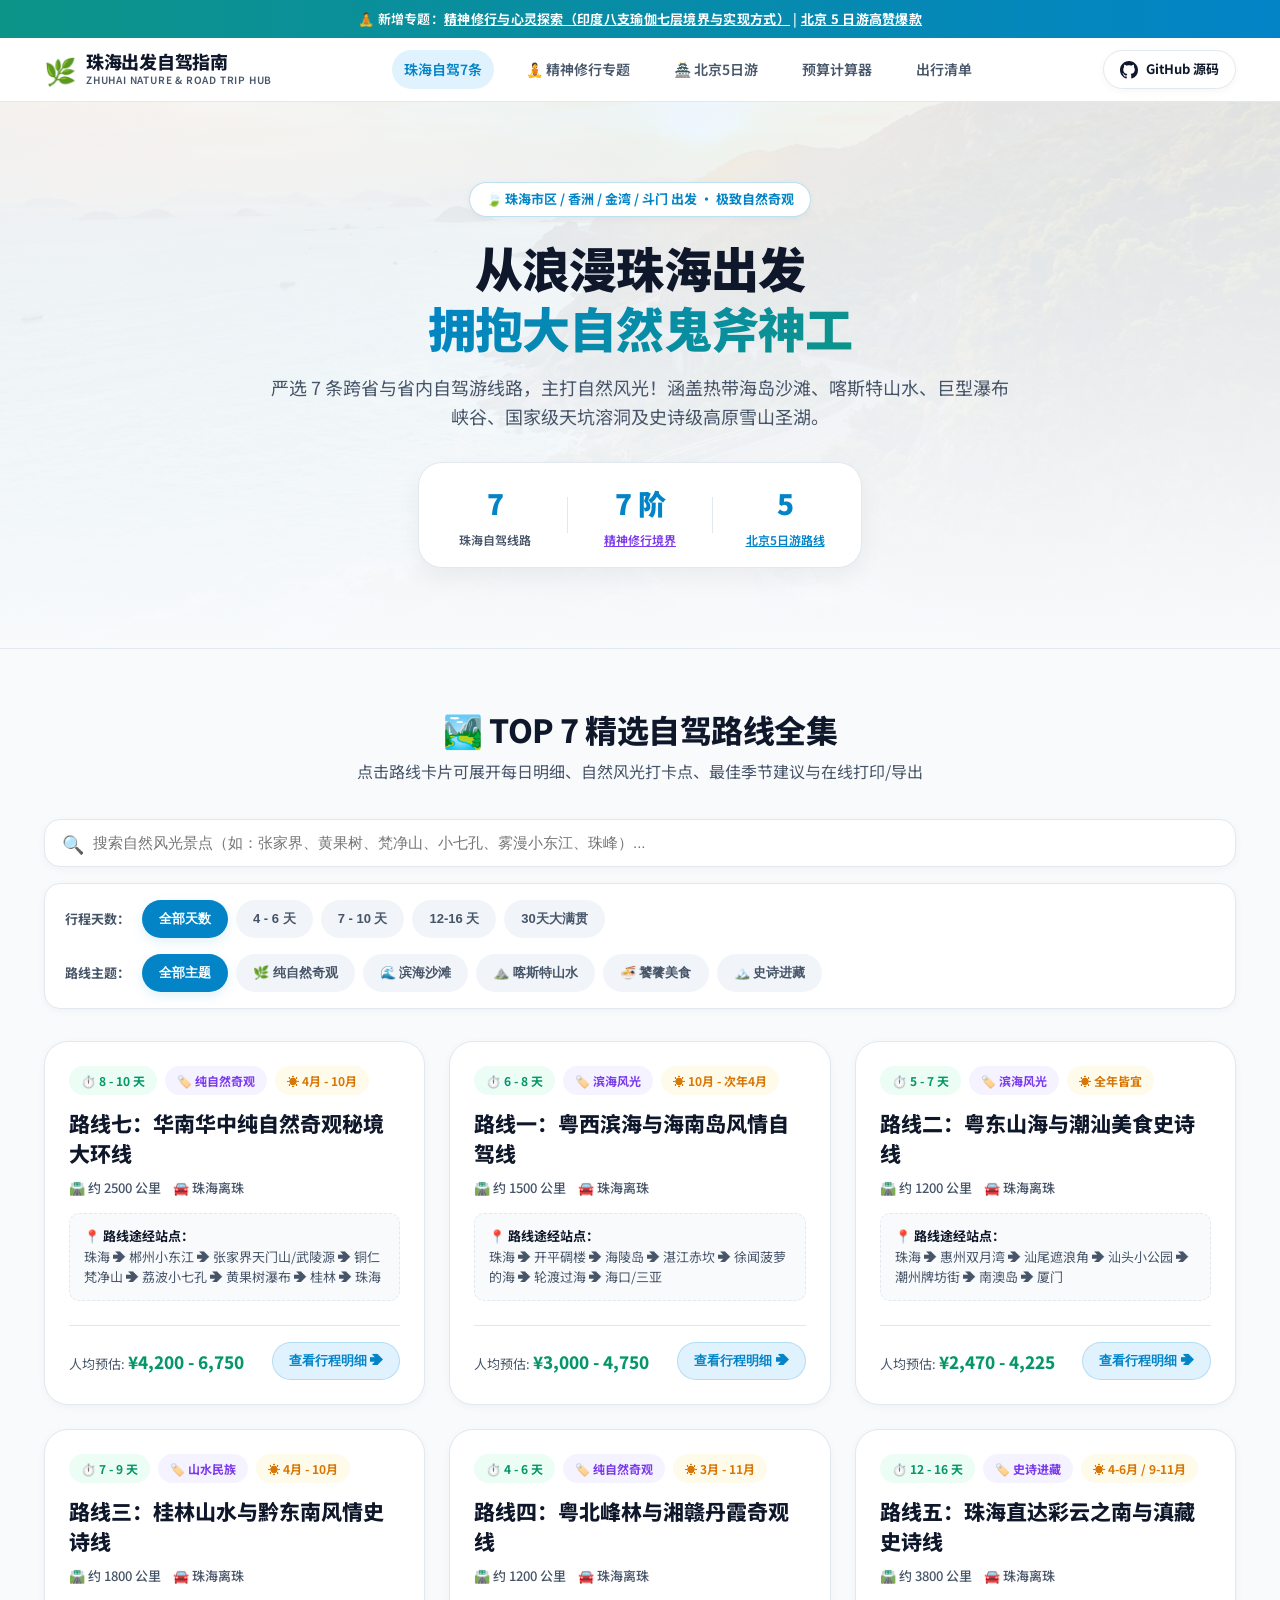
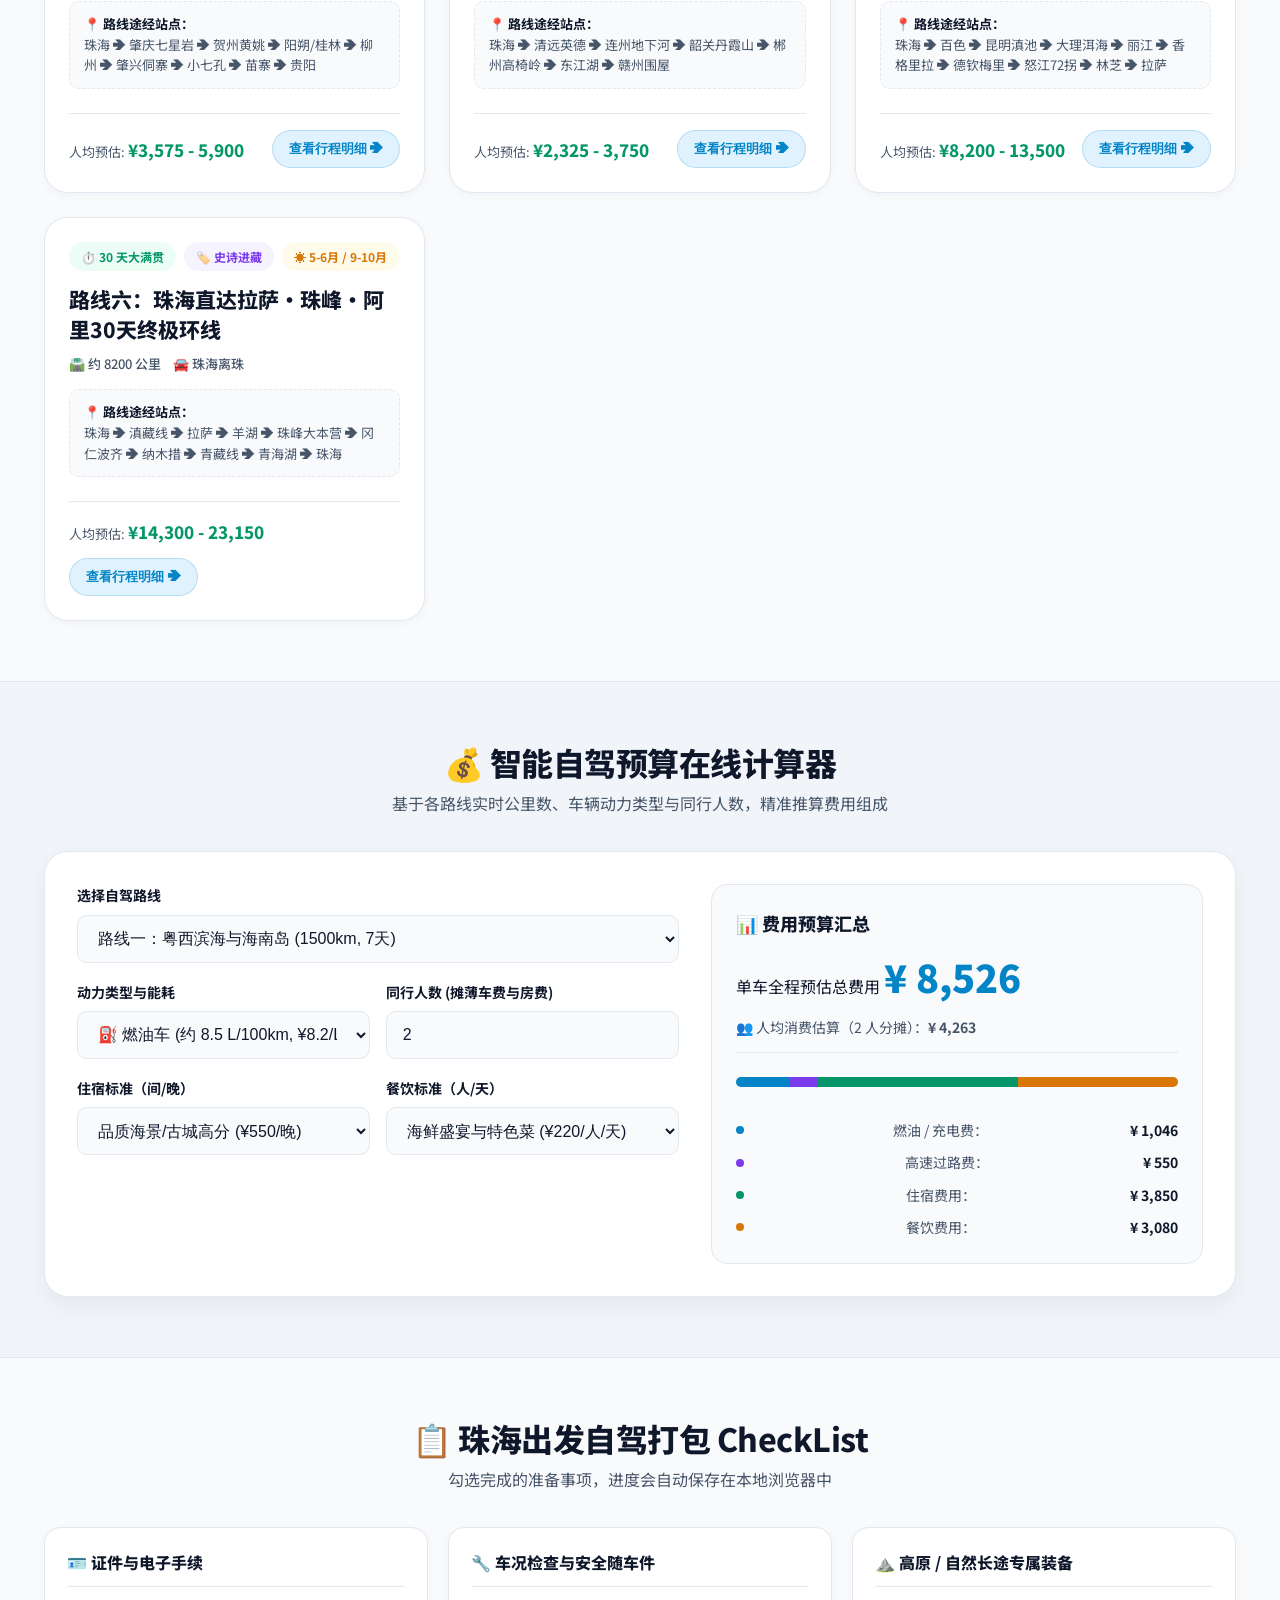
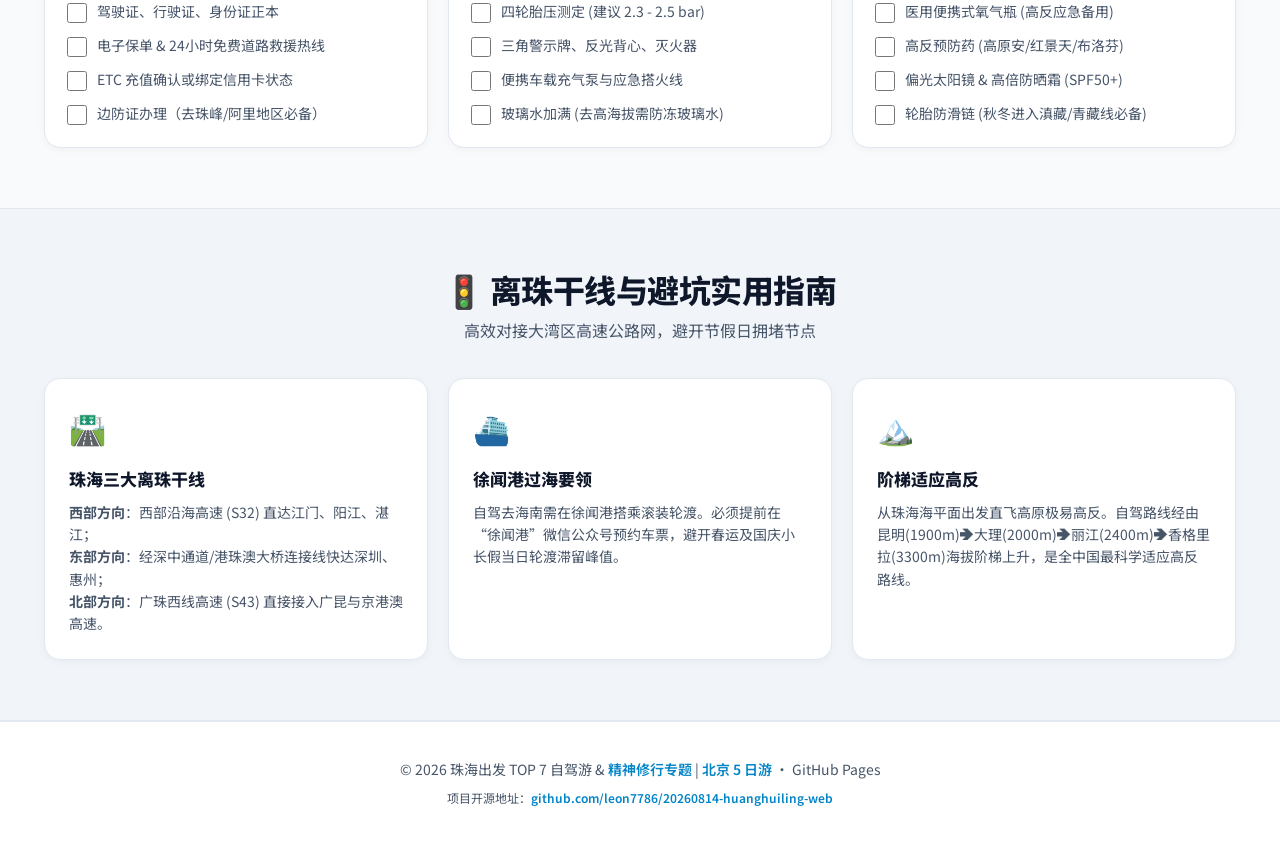
<file: index.html>
<!DOCTYPE html>
<html lang="zh-CN">
<head>
  <meta charset="UTF-8">
  <meta name="viewport" content="width=device-width, initial-scale=1.0">
  <title>珠海出发 · TOP 7 中国自驾游精品攻略 & 北京/精神修行专题</title>
  <meta name="description" content="珠海出发 TOP 7 精选中国自驾游路线、北京5日游及印度哲学精神修行七层境界全集。">
  <meta name="keywords" content="珠海自驾游, 珠海出发, 精神修行, 瑜伽八支, 北京5日游, 自然风光, 30天拉萨自驾">
  
  <!-- Fonts -->
  <link rel="preconnect" href="https://fonts.googleapis.com">
  <link rel="preconnect" href="https://fonts.gstatic.com" crossorigin>
  <link href="https://fonts.googleapis.com/css2?family=Noto+Sans+SC:wght@300;400;500;700;900&family=Plus+Jakarta+Sans:wght@400;600;700;800&display=swap" rel="stylesheet">
  
  <!-- Styles -->
  <link rel="stylesheet" href="css/style.css">
</head>
<body>

  <!-- Top Announcement Bar -->
  <div class="top-announcement">
    <span>🧘 新增专题：<a href="spiritual-practice.html" style="color: #ffffff; text-decoration: underline;">精神修行与心灵探索（印度八支瑜伽七层境界与实现方式）</a> | <a href="beijing-5days.html" style="color: #ffffff; text-decoration: underline;">北京 5 日游高赞爆款</a></span>
  </div>

  <!-- Header / Navigation -->
  <header class="navbar">
    <div class="container nav-content">
      <div class="logo">
        <span class="logo-icon">🌿</span>
        <div class="logo-text">
          <span class="brand-title">珠海出发自驾指南</span>
          <span class="brand-subtitle">Zhuhai Nature & Road Trip Hub</span>
        </div>
      </div>
      <nav class="nav-links">
        <a href="#routes" class="nav-link active">珠海自驾7条</a>
        <a href="spiritual-practice.html" class="nav-link">🧘 精神修行专题</a>
        <a href="beijing-5days.html" class="nav-link">🏯 北京5日游</a>
        <a href="#calculator" class="nav-link">预算计算器</a>
        <a href="#checklist" class="nav-link">出行清单</a>
      </nav>
      <a href="https://github.com/leon7786/20260814-huanghuiling-web" target="_blank" class="github-btn">
        <svg width="18" height="18" viewBox="0 0 24 24" fill="currentColor"><path d="M12 0C5.37 0 0 5.37 0 12c0 5.31 3.435 9.795 8.205 11.385.6.105.825-.255.825-.57 0-.285-.015-1.23-.015-2.235-3.015.555-3.795-.735-4.035-1.41-.135-.345-.72-1.41-1.23-1.695-.42-.225-1.02-.78-.015-.795.945-.015 1.62.87 1.845 1.23 1.08 1.815 2.805 1.305 3.495.99.105-.78.42-1.305.765-1.605-2.67-.3-5.46-1.335-5.46-5.925 0-1.305.465-2.385 1.23-3.225-.12-.3-.54-1.53.12-3.18 0 0 1.005-.315 3.3 1.23.96-.27 1.98-.405 3-.405s2.04.135 3 .405c2.295-1.56 3.3-1.23 3.3-1.23.66 1.65.24 2.88.12 3.18.765.84 1.23 1.905 1.23 3.225 0 4.605-2.805 5.625-5.475 5.925.435.375.81 1.095.81 2.22 0 1.605-.015 2.895-.015 3.3 0 .315.225.69.825.57A12.02 12.02 0 0024 12c0-6.63-5.37-12-12-12z"/></svg>
        GitHub 源码
      </a>
    </div>
  </header>

  <!-- Hero Section -->
  <section class="hero">
    <div class="hero-bg" style="background-image: url('images/hero.jpg');"></div>
    <div class="hero-overlay"></div>
    <div class="container hero-content">
      <div class="badge-pill">🍃 珠海市区 / 香洲 / 金湾 / 斗门 出发 · 极致自然奇观</div>
      <h1 class="hero-title">从浪漫珠海出发<br><span class="highlight-text">拥抱大自然鬼斧神工</span></h1>
      <p class="hero-desc">严选 7 条跨省与省内自驾游线路，主打自然风光！涵盖热带海岛沙滩、喀斯特山水、巨型瀑布峡谷、国家级天坑溶洞及史诗级高原雪山圣湖。</p>
      
      <!-- Quick Stats Counter -->
      <div class="hero-stats">
        <div class="stat-card">
          <span class="stat-num">7</span>
          <span class="stat-label">珠海自驾线路</span>
        </div>
        <div class="stat-divider"></div>
        <div class="stat-card">
          <span class="stat-num">7 阶</span>
          <span class="stat-label"><a href="spiritual-practice.html" style="color: var(--accent-purple); text-decoration: underline;">精神修行境界</a></span>
        </div>
        <div class="stat-divider"></div>
        <div class="stat-card">
          <span class="stat-num">5</span>
          <span class="stat-label"><a href="beijing-5days.html" style="color: var(--primary); text-decoration: underline;">北京5日游路线</a></span>
        </div>
      </div>
    </div>
  </section>

  <!-- Route Search & Filter Section -->
  <section id="routes" class="section">
    <div class="container">
      <div class="section-header">
        <h2 class="section-title">🏞️ TOP 7 精选自驾路线全集</h2>
        <p class="section-subtitle">点击路线卡片可展开每日明细、自然风光打卡点、最佳季节建议与在线打印/导出</p>
      </div>

      <!-- Controls & Search -->
      <div class="control-panel">
        <div class="search-box">
          <span class="search-icon">🔍</span>
          <input type="text" id="searchInput" placeholder="搜索自然风光景点（如：张家界、黄果树、梵净山、小七孔、雾漫小东江、珠峰）...">
        </div>

        <div class="filter-bar">
          <div class="filter-group">
            <span class="filter-label">行程天数：</span>
            <button class="filter-btn active" data-filter="duration" data-value="all">全部天数</button>
            <button class="filter-btn" data-filter="duration" data-value="short">4 - 6 天</button>
            <button class="filter-btn" data-filter="duration" data-value="medium">7 - 10 天</button>
            <button class="filter-btn" data-filter="duration" data-value="long">12-16 天</button>
            <button class="filter-btn" data-filter="duration" data-value="epic30">30天大满贯</button>
          </div>
          <div class="filter-group">
            <span class="filter-label">路线主题：</span>
            <button class="filter-btn active" data-filter="theme" data-value="all">全部主题</button>
            <button class="filter-btn" data-filter="theme" data-value="nature">🌿 纯自然奇观</button>
            <button class="filter-btn" data-filter="theme" data-value="coastal">🌊 滨海沙滩</button>
            <button class="filter-btn" data-filter="theme" data-value="karst">⛰️ 喀斯特山水</button>
            <button class="filter-btn" data-filter="theme" data-value="food">🍜 饕餮美食</button>
            <button class="filter-btn" data-filter="theme" data-value="epic">🏔️ 史诗进藏</button>
          </div>
        </div>
      </div>

      <!-- Routes Cards Grid -->
      <div class="routes-grid" id="routesContainer">
        <!-- Rendered dynamically via app.js -->
      </div>
    </div>
  </section>

  <!-- Interactive Detail Modal -->
  <div class="modal-overlay" id="routeModal">
    <div class="modal-card">
      <button class="modal-close" id="modalClose">&times;</button>
      <div class="modal-header" id="modalHeader"></div>
      <div class="modal-body" id="modalBody"></div>
      <div class="modal-footer" id="modalFooter">
        <button class="btn-secondary" onclick="window.print()">🖨️ 打印/保存本行程</button>
        <button class="btn-primary" onclick="closeModal()">关闭预览</button>
      </div>
    </div>
  </div>

  <!-- Budget Calculator Section -->
  <section id="calculator" class="section alt-bg">
    <div class="container">
      <div class="section-header">
        <h2 class="section-title">💰 智能自驾预算在线计算器</h2>
        <p class="section-subtitle">基于各路线实时公里数、车辆动力类型与同行人数，精准推算费用组成</p>
      </div>

      <div class="calculator-card">
        <div class="calc-form">
          <div class="form-group">
            <label>选择自驾路线</label>
            <select id="calcRouteSelect" class="form-control">
              <option value="1500" data-tolls="550" data-days="7">路线一：粤西滨海与海南岛 (1500km, 7天)</option>
              <option value="1200" data-tolls="600" data-days="6">路线二：粤东潮汕与闽南海航 (1200km, 6天)</option>
              <option value="1800" data-tolls="900" data-days="8">路线三：桂林山水与黔东南风情 (1800km, 8天)</option>
              <option value="1200" data-tolls="650" data-days="5">路线四：粤北峰林与湘赣丹霞 (1200km, 5天)</option>
              <option value="3800" data-tolls="950" data-days="14">路线五：彩云之南与史诗滇藏线 (3800km, 14天)</option>
              <option value="8200" data-tolls="2100" data-days="30">路线六：珠海直达拉萨·珠峰·阿里30天终极环线 (8200km, 30天)</option>
              <option value="2500" data-tolls="1350" data-days="9">路线七：华南华中纯自然奇观秘境大环线 (2500km, 9天)</option>
            </select>
          </div>

          <div class="form-row">
            <div class="form-group">
              <label>动力类型与能耗</label>
              <select id="calcEngine" class="form-control">
                <option value="gas">⛽ 燃油车 (约 8.5 L/100km, ¥8.2/L)</option>
                <option value="ev">⚡ 纯电动车 (约 16 kWh/100km, ¥1.2/kWh)</option>
                <option value="phev">🔋 插电混动 (约 4.5 L/100km, ¥8.2/L)</option>
              </select>
            </div>
            <div class="form-group">
              <label>同行人数 (摊薄车费与房费)</label>
              <input type="number" id="calcPeople" class="form-control" value="2" min="1" max="7">
            </div>
          </div>

          <div class="form-row">
            <div class="form-group">
              <label>住宿标准（间/晚）</label>
              <select id="calcHotel" class="form-control">
                <option value="300">经济舒适型 (¥300/晚)</option>
                <option value="550" selected>品质海景/古城高分 (¥550/晚)</option>
                <option value="900">豪华品牌/野奢观景 (¥900/晚)</option>
              </select>
            </div>
            <div class="form-group">
              <label>餐饮标准（人/天）</label>
              <select id="calcFood" class="form-control">
                <option value="120">地道平价小吃 (¥120/人/天)</option>
                <option value="220" selected>海鲜盛宴与特色菜 (¥220/人/天)</option>
                <option value="380">高端精致饕餮 (¥380/人/天)</option>
              </select>
            </div>
          </div>
        </div>

        <div class="calc-result">
          <h3 class="result-title">📊 费用预算汇总</h3>
          <div class="result-total">
            <span class="total-label">单车全程预估总费用</span>
            <span class="total-amount" id="totalAmount">¥ 6,850</span>
          </div>
          <div class="result-per-person">
            👥 人均消费估算（<span id="peopleCountText">2</span> 人分摊）：<strong id="perPersonAmount">¥ 3,425</strong>
          </div>
          
          <!-- Visual Bar -->
          <div class="budget-bar-container">
            <div class="budget-bar-item fuel" id="barFuel" style="width: 20%;"></div>
            <div class="budget-bar-item tolls" id="barTolls" style="width: 15%;"></div>
            <div class="budget-bar-item hotel" id="barHotel" style="width: 35%;"></div>
            <div class="budget-bar-item food" id="barFood" style="width: 30%;"></div>
          </div>

          <div class="result-breakdown">
            <div class="bd-item"><span class="dot fuel"></span> 燃油 / 充电费：<strong id="bdFuel">¥ 984</strong></div>
            <div class="bd-item"><span class="dot tolls"></span> 高速过路费：<strong id="bdTolls">¥ 550</strong></div>
            <div class="bd-item"><span class="dot hotel"></span> 住宿费用：<strong id="bdHotel">¥ 3,300</strong></div>
            <div class="bd-item"><span class="dot food"></span> 餐饮费用：<strong id="bdFood">¥ 3,080</strong></div>
          </div>
        </div>
      </div>
    </div>
  </section>

  <!-- Pre-departure Checklist Section -->
  <section id="checklist" class="section">
    <div class="container">
      <div class="section-header">
        <h2 class="section-title">📋 珠海出发自驾打包 CheckList</h2>
        <p class="section-subtitle">勾选完成的准备事项，进度会自动保存在本地浏览器中</p>
      </div>

      <div class="checklist-grid">
        <div class="checklist-card">
          <div class="cl-header">🪪 证件与电子手续</div>
          <ul class="cl-list">
            <li><input type="checkbox" class="chk-item" id="c1"> <label for="c1">驾驶证、行驶证、身份证正本</label></li>
            <li><input type="checkbox" class="chk-item" id="c2"> <label for="c2">电子保单 & 24小时免费道路救援热线</label></li>
            <li><input type="checkbox" class="chk-item" id="c3"> <label for="c3">ETC 充值确认或绑定信用卡状态</label></li>
            <li><input type="checkbox" class="chk-item" id="c4"> <label for="c4">边防证办理（去珠峰/阿里地区必备）</label></li>
          </ul>
        </div>

        <div class="checklist-card">
          <div class="cl-header">🔧 车况检查与安全随车件</div>
          <ul class="cl-list">
            <li><input type="checkbox" class="chk-item" id="c5"> <label for="c5">四轮胎压测定 (建议 2.3 - 2.5 bar)</label></li>
            <li><input type="checkbox" class="chk-item" id="c6"> <label for="c6">三角警示牌、反光背心、灭火器</label></li>
            <li><input type="checkbox" class="chk-item" id="c7"> <label for="c7">便携车载充气泵与应急搭火线</label></li>
            <li><input type="checkbox" class="chk-item" id="c8"> <label for="c8">玻璃水加满 (去高海拔需防冻玻璃水)</label></li>
          </ul>
        </div>

        <div class="checklist-card">
          <div class="cl-header">⛰️ 高原 / 自然长途专属装备</div>
          <ul class="cl-list">
            <li><input type="checkbox" class="chk-item" id="c9"> <label for="c9">医用便携式氧气瓶 (高反应急备用)</label></li>
            <li><input type="checkbox" class="chk-item" id="c10"> <label for="c10">高反预防药 (高原安/红景天/布洛芬)</label></li>
            <li><input type="checkbox" class="chk-item" id="c11"> <label for="c11">偏光太阳镜 & 高倍防晒霜 (SPF50+)</label></li>
            <li><input type="checkbox" class="chk-item" id="c12"> <label for="c12">轮胎防滑链 (秋冬进入滇藏/青藏线必备)</label></li>
          </ul>
        </div>
      </div>
    </div>
  </section>

  <!-- Zhuhai Departure Guide Section -->
  <section id="guide" class="section alt-bg">
    <div class="container">
      <div class="section-header">
        <h2 class="section-title">🚦 离珠干线与避坑实用指南</h2>
        <p class="section-subtitle">高效对接大湾区高速公路网，避开节假日拥堵节点</p>
      </div>

      <div class="guide-grid">
        <div class="guide-card">
          <div class="guide-icon">🛣️</div>
          <h3>珠海三大离珠干线</h3>
          <p><strong>西部方向</strong>：西部沿海高速 (S32) 直达江门、阳江、湛江；<br>
             <strong>东部方向</strong>：经深中通道/港珠澳大桥连接线快达深圳、惠州；<br>
             <strong>北部方向</strong>：广珠西线高速 (S43) 直接接入广昆与京港澳高速。</p>
        </div>

        <div class="guide-card">
          <div class="guide-icon">⛴️</div>
          <h3>徐闻港过海要领</h3>
          <p>自驾去海南需在徐闻港搭乘滚装轮渡。必须提前在“徐闻港”微信公众号预约车票，避开春运及国庆小长假当日轮渡滞留峰值。</p>
        </div>

        <div class="guide-card">
          <div class="guide-icon">🏔️</div>
          <h3>阶梯适应高反</h3>
          <p>从珠海海平面出发直飞高原极易高反。自驾路线经由昆明(1900m)➔大理(2000m)➔丽江(2400m)➔香格里拉(3300m)海拔阶梯上升，是全中国最科学适应高反路线。</p>
        </div>
      </div>
    </div>
  </section>

  <!-- Footer -->
  <footer class="footer">
    <div class="container footer-content">
      <p>© 2026 珠海出发 TOP 7 自驾游 & <a href="spiritual-practice.html">精神修行专题</a> | <a href="beijing-5days.html">北京 5 日游</a> · GitHub Pages</p>
      <p class="footer-sub">项目开源地址：<a href="https://github.com/leon7786/20260814-huanghuiling-web" target="_blank">github.com/leon7786/20260814-huanghuiling-web</a></p>
    </div>
  </footer>

  <script src="js/app.js"></script>
</body>
</html>
</file>
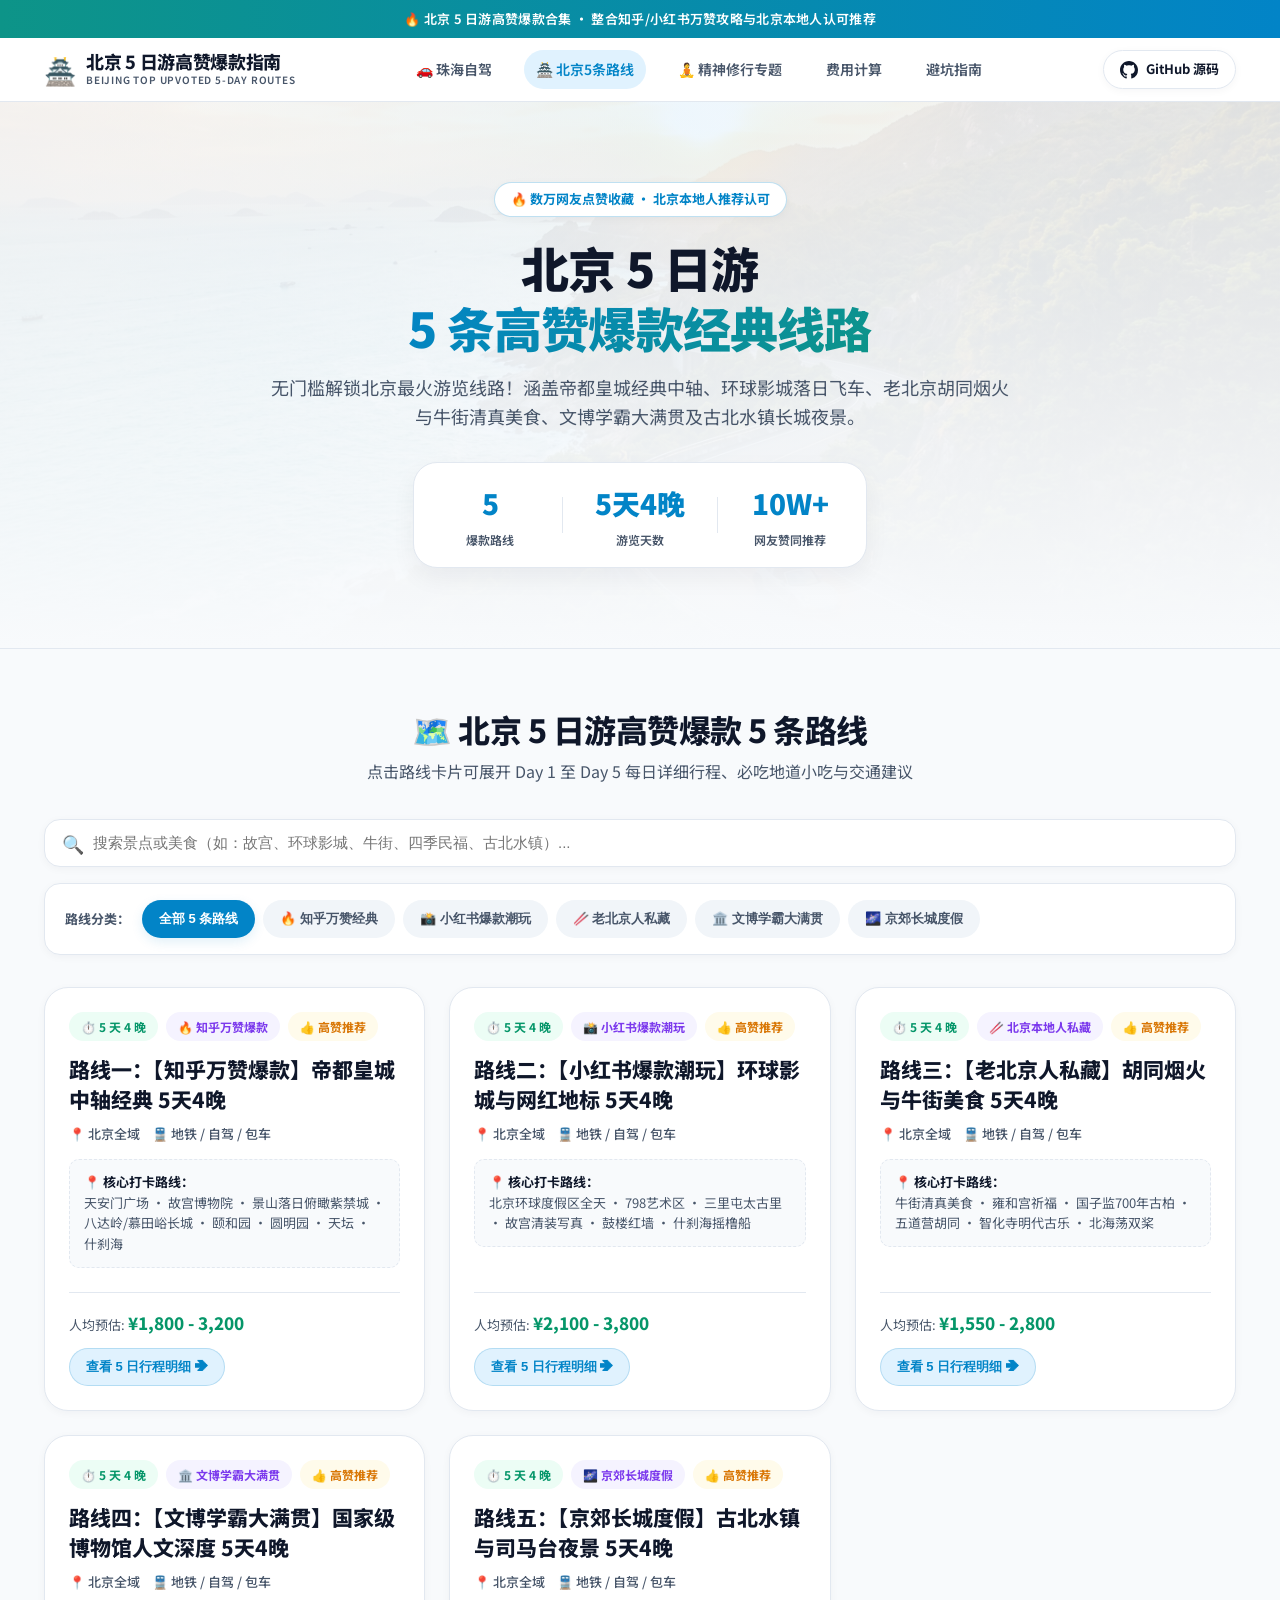
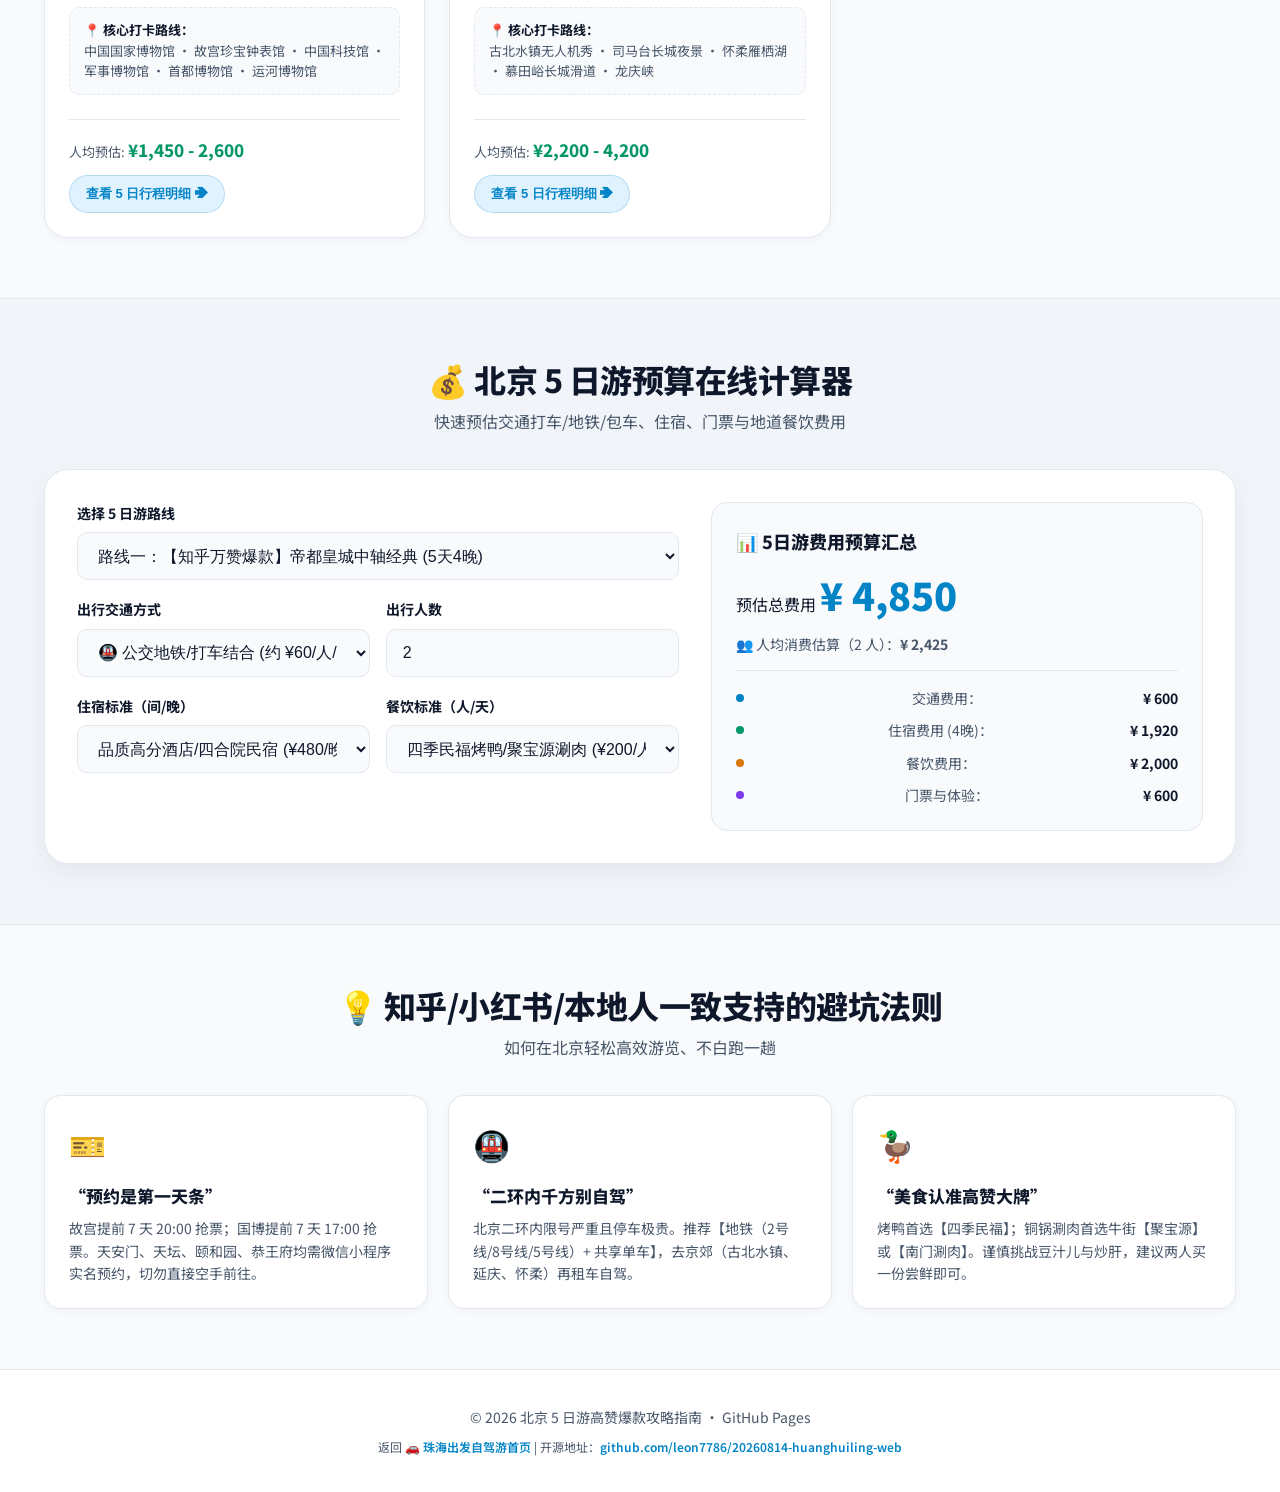
<file: beijing-5days.html>
<!DOCTYPE html>
<html lang="zh-CN">
<head>
  <meta charset="UTF-8">
  <meta name="viewport" content="width=device-width, initial-scale=1.0">
  <title>北京 5 日游高赞爆款攻略 · 知乎/小红书万赞 & 本地人认可 (5条线路全集)</title>
  <meta name="description" content="北京 5 日游高赞爆款游览路线，集合知乎与小红书数万收藏评论及北京本地人实测推荐：帝都皇城经典中轴、环球影城潮玩、牛街胡同美食、文博学霸大满贯与古北水镇夜景。">
  <meta name="keywords" content="北京5日游, 北京旅游路线, 知乎高赞北京攻略, 小红书北京爆款, 故宫, 环球影城, 牛街美食, 司马台长城">
  
  <!-- Fonts -->
  <link rel="preconnect" href="https://fonts.googleapis.com">
  <link rel="preconnect" href="https://fonts.gstatic.com" crossorigin>
  <link href="https://fonts.googleapis.com/css2?family=Noto+Sans+SC:wght@300;400;500;700;900&family=Plus+Jakarta+Sans:wght@400;600;700;800&display=swap" rel="stylesheet">
  
  <!-- Styles -->
  <link rel="stylesheet" href="css/style.css">
</head>
<body>

  <!-- Top Announcement Bar -->
  <div class="top-announcement">
    <span>🔥 北京 5 日游高赞爆款合集 · 整合知乎/小红书万赞攻略与北京本地人认可推荐</span>
  </div>

  <!-- Header / Navigation -->
  <header class="navbar">
    <div class="container nav-content">
      <div class="logo">
        <span class="logo-icon">🏯</span>
        <div class="logo-text">
          <span class="brand-title">北京 5 日游高赞爆款指南</span>
          <span class="brand-subtitle">Beijing Top Upvoted 5-Day Routes</span>
        </div>
      </div>
      <nav class="nav-links">
        <a href="index.html" class="nav-link">🚗 珠海自驾</a>
        <a href="#routes" class="nav-link active">🏯 北京5条路线</a>
        <a href="spiritual-practice.html" class="nav-link">🧘 精神修行专题</a>
        <a href="#calculator" class="nav-link">费用计算</a>
        <a href="#guide" class="nav-link">避坑指南</a>
      </nav>
      <a href="https://github.com/leon7786/20260814-huanghuiling-web" target="_blank" class="github-btn">
        <svg width="18" height="18" viewBox="0 0 24 24" fill="currentColor"><path d="M12 0C5.37 0 0 5.37 0 12c0 5.31 3.435 9.795 8.205 11.385.6.105.825-.255.825-.57 0-.285-.015-1.23-.015-2.235-3.015.555-3.795-.735-4.035-1.41-.135-.345-.72-1.41-1.23-1.695-.42-.225-1.02-.78-.015-.795.945-.015 1.62.87 1.845 1.23 1.08 1.815 2.805 1.305 3.495.99.105-.78.42-1.305.765-1.605-2.67-.3-5.46-1.335-5.46-5.925 0-1.305.465-2.385 1.23-3.225-.12-.3-.54-1.53.12-3.18 0 0 1.005-.315 3.3 1.23.96-.27 1.98-.405 3-.405s2.04.135 3 .405c2.295-1.56 3.3-1.23 3.3-1.23.66 1.65.24 2.88.12 3.18.765.84 1.23 1.905 1.23 3.225 0 4.605-2.805 5.625-5.475 5.925.435.375.81 1.095.81 2.22 0 1.605-.015 2.895-.015 3.3 0 .315.225.69.825.57A12.02 12.02 0 0024 12c0-6.63-5.37-12-12-12z"/></svg>
        GitHub 源码
      </a>
    </div>
  </header>

  <!-- Hero Section -->
  <section class="hero">
    <div class="hero-bg" style="background-image: url('images/hero.jpg');"></div>
    <div class="hero-overlay"></div>
    <div class="container hero-content">
      <div class="badge-pill">🔥 数万网友点赞收藏 · 北京本地人推荐认可</div>
      <h1 class="hero-title">北京 5 日游<br><span class="highlight-text">5 条高赞爆款经典线路</span></h1>
      <p class="hero-desc">无门槛解锁北京最火游览线路！涵盖帝都皇城经典中轴、环球影城落日飞车、老北京胡同烟火与牛街清真美食、文博学霸大满贯及古北水镇长城夜景。</p>
      
      <!-- Quick Stats Counter -->
      <div class="hero-stats">
        <div class="stat-card">
          <span class="stat-num">5</span>
          <span class="stat-label">爆款路线</span>
        </div>
        <div class="stat-divider"></div>
        <div class="stat-card">
          <span class="stat-num">5天4晚</span>
          <span class="stat-label">游览天数</span>
        </div>
        <div class="stat-divider"></div>
        <div class="stat-card">
          <span class="stat-num">10W+</span>
          <span class="stat-label">网友赞同推荐</span>
        </div>
      </div>
    </div>
  </section>

  <!-- Route Search & Filter Section -->
  <section id="routes" class="section">
    <div class="container">
      <div class="section-header">
        <h2 class="section-title">🗺️ 北京 5 日游高赞爆款 5 条路线</h2>
        <p class="section-subtitle">点击路线卡片可展开 Day 1 至 Day 5 每日详细行程、必吃地道小吃与交通建议</p>
      </div>

      <!-- Controls & Search -->
      <div class="control-panel">
        <div class="search-box">
          <span class="search-icon">🔍</span>
          <input type="text" id="bjSearchInput" placeholder="搜索景点或美食（如：故宫、环球影城、牛街、四季民福、古北水镇）...">
        </div>

        <div class="filter-bar">
          <div class="filter-group">
            <span class="filter-label">路线分类：</span>
            <button class="bj-filter-btn active" data-theme="all">全部 5 条路线</button>
            <button class="bj-filter-btn" data-theme="classic">🔥 知乎万赞经典</button>
            <button class="bj-filter-btn" data-theme="trending">📸 小红书爆款潮玩</button>
            <button class="bj-filter-btn" data-theme="foodie">🥢 老北京人私藏</button>
            <button class="bj-filter-btn" data-theme="museum">🏛️ 文博学霸大满贯</button>
            <button class="bj-filter-btn" data-theme="gubei">🌌 京郊长城度假</button>
          </div>
        </div>
      </div>

      <!-- Routes Cards Grid -->
      <div class="routes-grid" id="bjRoutesContainer">
        <!-- Rendered dynamically via js/beijing.js -->
      </div>
    </div>
  </section>

  <!-- Interactive Detail Modal -->
  <div class="modal-overlay" id="routeModal">
    <div class="modal-card">
      <button class="modal-close" id="modalClose">&times;</button>
      <div class="modal-header" id="modalHeader"></div>
      <div class="modal-body" id="modalBody"></div>
      <div class="modal-footer" id="modalFooter">
        <button class="btn-secondary" onclick="window.print()">🖨️ 打印/导出行程</button>
        <button class="btn-primary" onclick="closeModal()">关闭</button>
      </div>
    </div>
  </div>

  <!-- Beijing Budget Calculator Section -->
  <section id="calculator" class="section alt-bg">
    <div class="container">
      <div class="section-header">
        <h2 class="section-title">💰 北京 5 日游预算在线计算器</h2>
        <p class="section-subtitle">快速预估交通打车/地铁/包车、住宿、门票与地道餐饮费用</p>
      </div>

      <div class="calculator-card">
        <div class="calc-form">
          <div class="form-group">
            <label>选择 5 日游路线</label>
            <select id="bjCalcRoute" class="form-control">
              <option value="1">路线一：【知乎万赞爆款】帝都皇城中轴经典 (5天4晚)</option>
              <option value="2">路线二：【小红书爆款潮玩】环球影城与网红地标 (5天4晚)</option>
              <option value="3">路线三：【老北京人私藏】胡同烟火与牛街美食 (5天4晚)</option>
              <option value="4">路线四：【文博学霸大满贯】国家级博物馆人文深度 (5天4晚)</option>
              <option value="5">路线五：【京郊长城度假】古北水镇与司马台夜景 (5天4晚)</option>
            </select>
          </div>

          <div class="form-row">
            <div class="form-group">
              <label>出行交通方式</label>
              <select id="bjCalcTransport" class="form-control">
                <option value="subway">🚇 公交地铁/打车结合 (约 ¥60/人/天)</option>
                <option value="rental">🚗 自驾租车 (约 ¥250/天 + 油费/油耗)</option>
                <option value="charter">🚐 京郊景区包车 (约 ¥600/天)</option>
              </select>
            </div>
            <div class="form-group">
              <label>出行人数</label>
              <input type="number" id="bjCalcPeople" class="form-control" value="2" min="1" max="6">
            </div>
          </div>

          <div class="form-row">
            <div class="form-group">
              <label>住宿标准（间/晚）</label>
              <select id="bjCalcHotel" class="form-control">
                <option value="280">经济舒适连锁 (¥280/晚)</option>
                <option value="480" selected>品质高分酒店/四合院民宿 (¥480/晚)</option>
                <option value="850">高端观景/品牌精品 (¥850/晚)</option>
              </select>
            </div>
            <div class="form-group">
              <label>餐饮标准（人/天）</label>
              <select id="calcFood" class="form-control">
                <option value="100">平价小吃与面馆 (¥100/人/天)</option>
                <option value="200" selected>四季民福烤鸭/聚宝源涮肉 (¥200/人/天)</option>
                <option value="350">精致宫廷菜与高端餐馆 (¥350/人/天)</option>
              </select>
            </div>
          </div>
        </div>

        <div class="calc-result">
          <h3 class="result-title">📊 5日游费用预算汇总</h3>
          <div class="result-total">
            <span class="total-label">预估总费用</span>
            <span class="total-amount" id="bjTotalAmount">¥ 4,850</span>
          </div>
          <div class="result-per-person">
            👥 人均消费估算（<span id="bjPeopleCountText">2</span> 人）：<strong id="bjPerPersonAmount">¥ 2,425</strong>
          </div>
          
          <div class="result-breakdown">
            <div class="bd-item"><span class="dot fuel"></span> 交通费用：<strong id="bjBdTrans">¥ 600</strong></div>
            <div class="bd-item"><span class="dot hotel"></span> 住宿费用 (4晚)：<strong id="bjBdHotel">¥ 1,920</strong></div>
            <div class="bd-item"><span class="dot food"></span> 餐饮费用：<strong id="bjBdFood">¥ 2,000</strong></div>
            <div class="bd-item"><span class="dot tolls"></span> 门票与体验：<strong id="bjBdTickets">¥ 600</strong></div>
          </div>
        </div>
      </div>
    </div>
  </section>

  <!-- Beijing Travel Tips Section -->
  <section id="guide" class="section">
    <div class="container">
      <div class="section-header">
        <h2 class="section-title">💡 知乎/小红书/本地人一致支持的避坑法则</h2>
        <p class="section-subtitle">如何在北京轻松高效游览、不白跑一趟</p>
      </div>

      <div class="guide-grid">
        <div class="guide-card">
          <div class="guide-icon">🎫</div>
          <h3>“预约是第一天条”</h3>
          <p>故宫提前 7 天 20:00 抢票；国博提前 7 天 17:00 抢票。天安门、天坛、颐和园、恭王府均需微信小程序实名预约，切勿直接空手前往。</p>
        </div>

        <div class="guide-card">
          <div class="guide-icon">🚇</div>
          <h3>“二环内千方别自驾”</h3>
          <p>北京二环内限号严重且停车极贵。推荐【地铁（2号线/8号线/5号线）+ 共享单车】，去京郊（古北水镇、延庆、怀柔）再租车自驾。</p>
        </div>

        <div class="guide-card">
          <div class="guide-icon">🦆</div>
          <h3>“美食认准高赞大牌”</h3>
          <p>烤鸭首选【四季民福】；铜锅涮肉首选牛街【聚宝源】或【南门涮肉】。谨慎挑战豆汁儿与炒肝，建议两人买一份尝鲜即可。</p>
        </div>
      </div>
    </div>
  </section>

  <!-- Footer -->
  <footer class="footer">
    <div class="container footer-content">
      <p>© 2026 北京 5 日游高赞爆款攻略指南 · GitHub Pages</p>
      <p class="footer-sub">返回 <a href="index.html">🚗 珠海出发自驾游首页</a> | 开源地址：<a href="https://github.com/leon7786/20260814-huanghuiling-web" target="_blank">github.com/leon7786/20260814-huanghuiling-web</a></p>
    </div>
  </footer>

  <script src="js/beijing.js"></script>
</body>
</html>
</file>
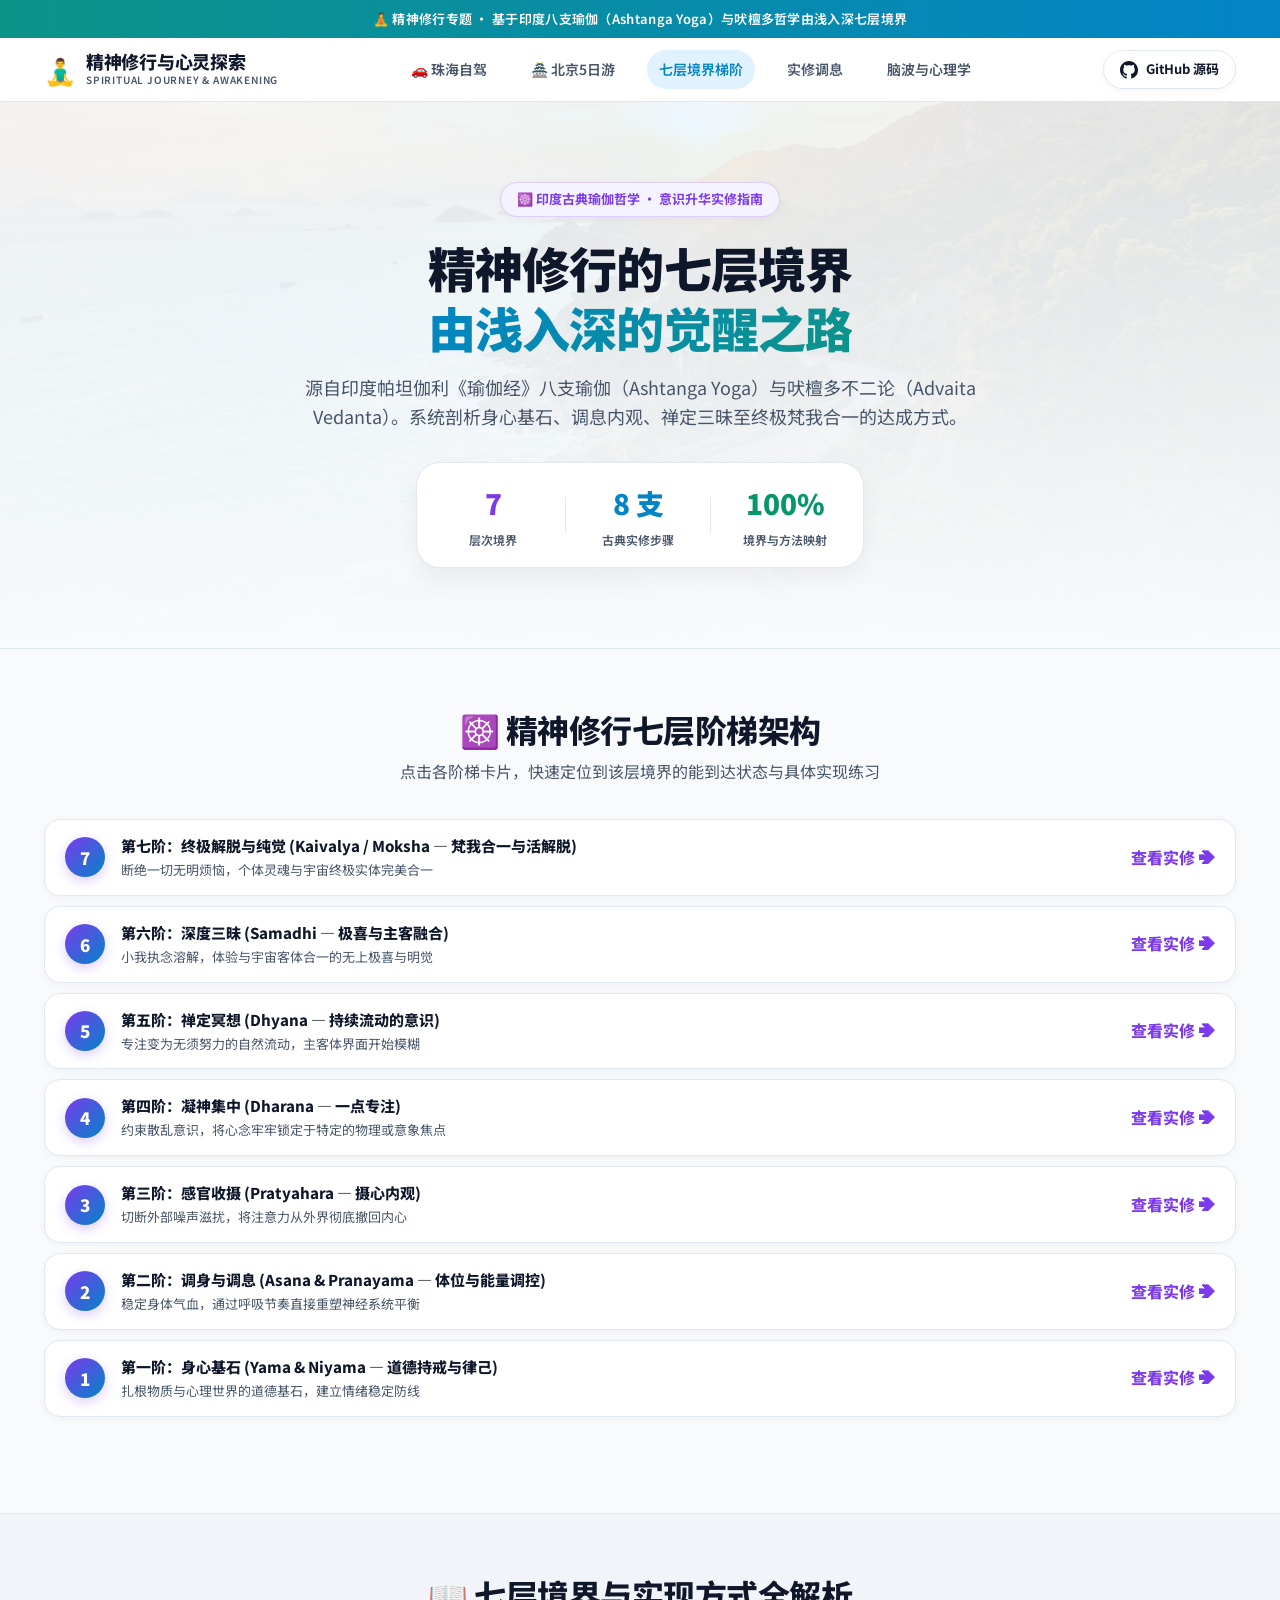
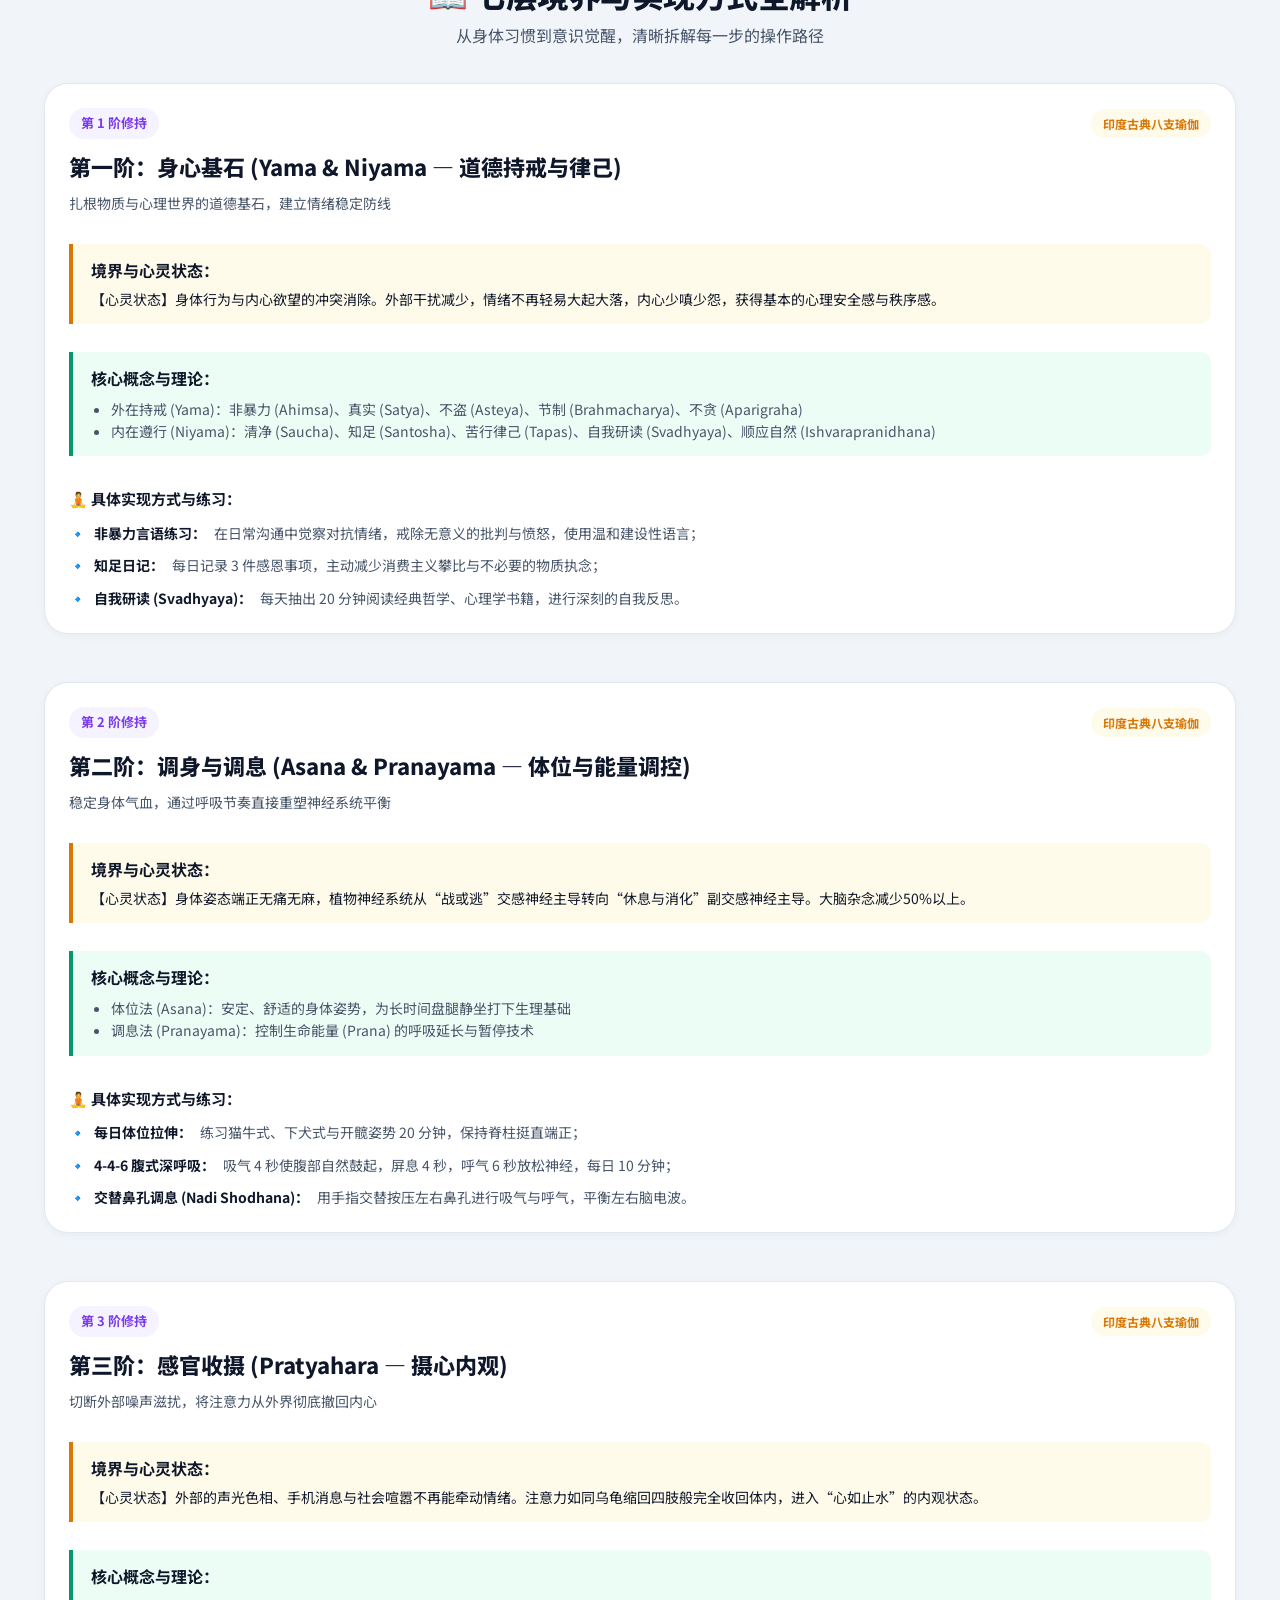
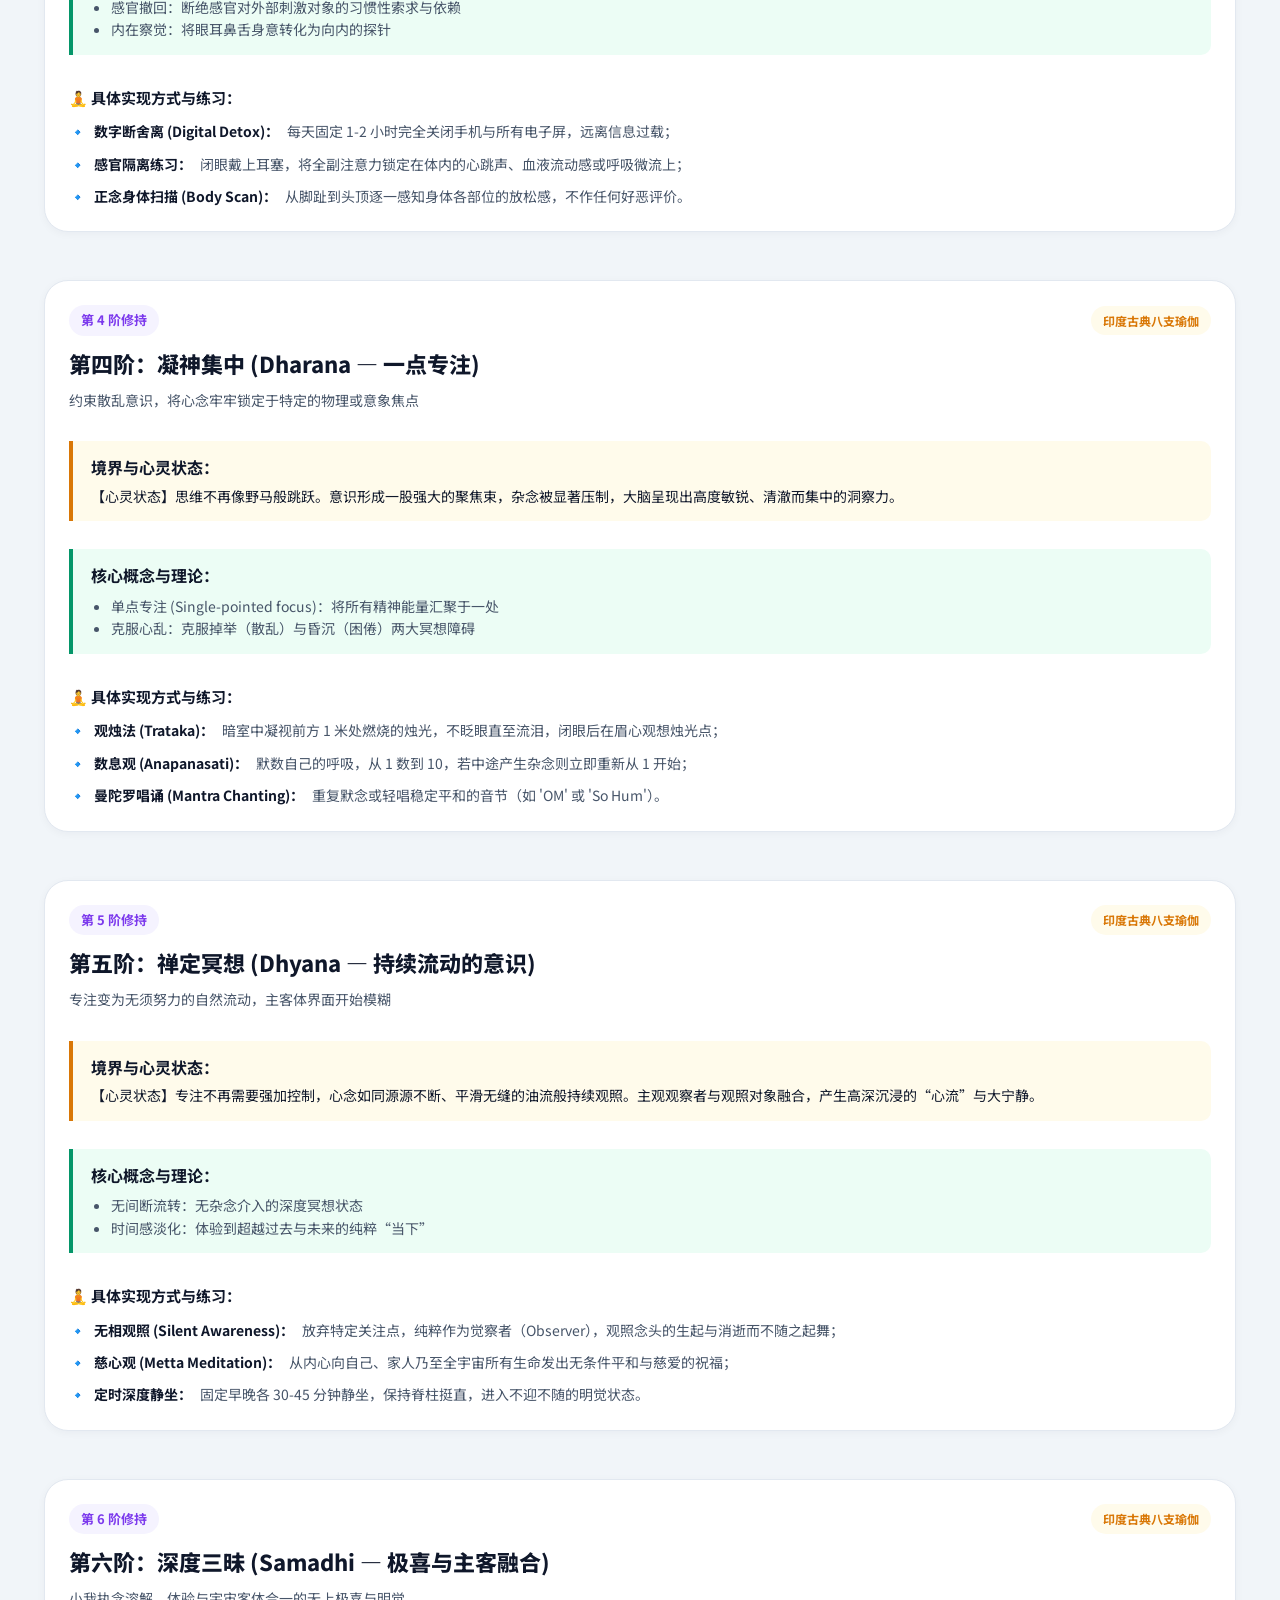
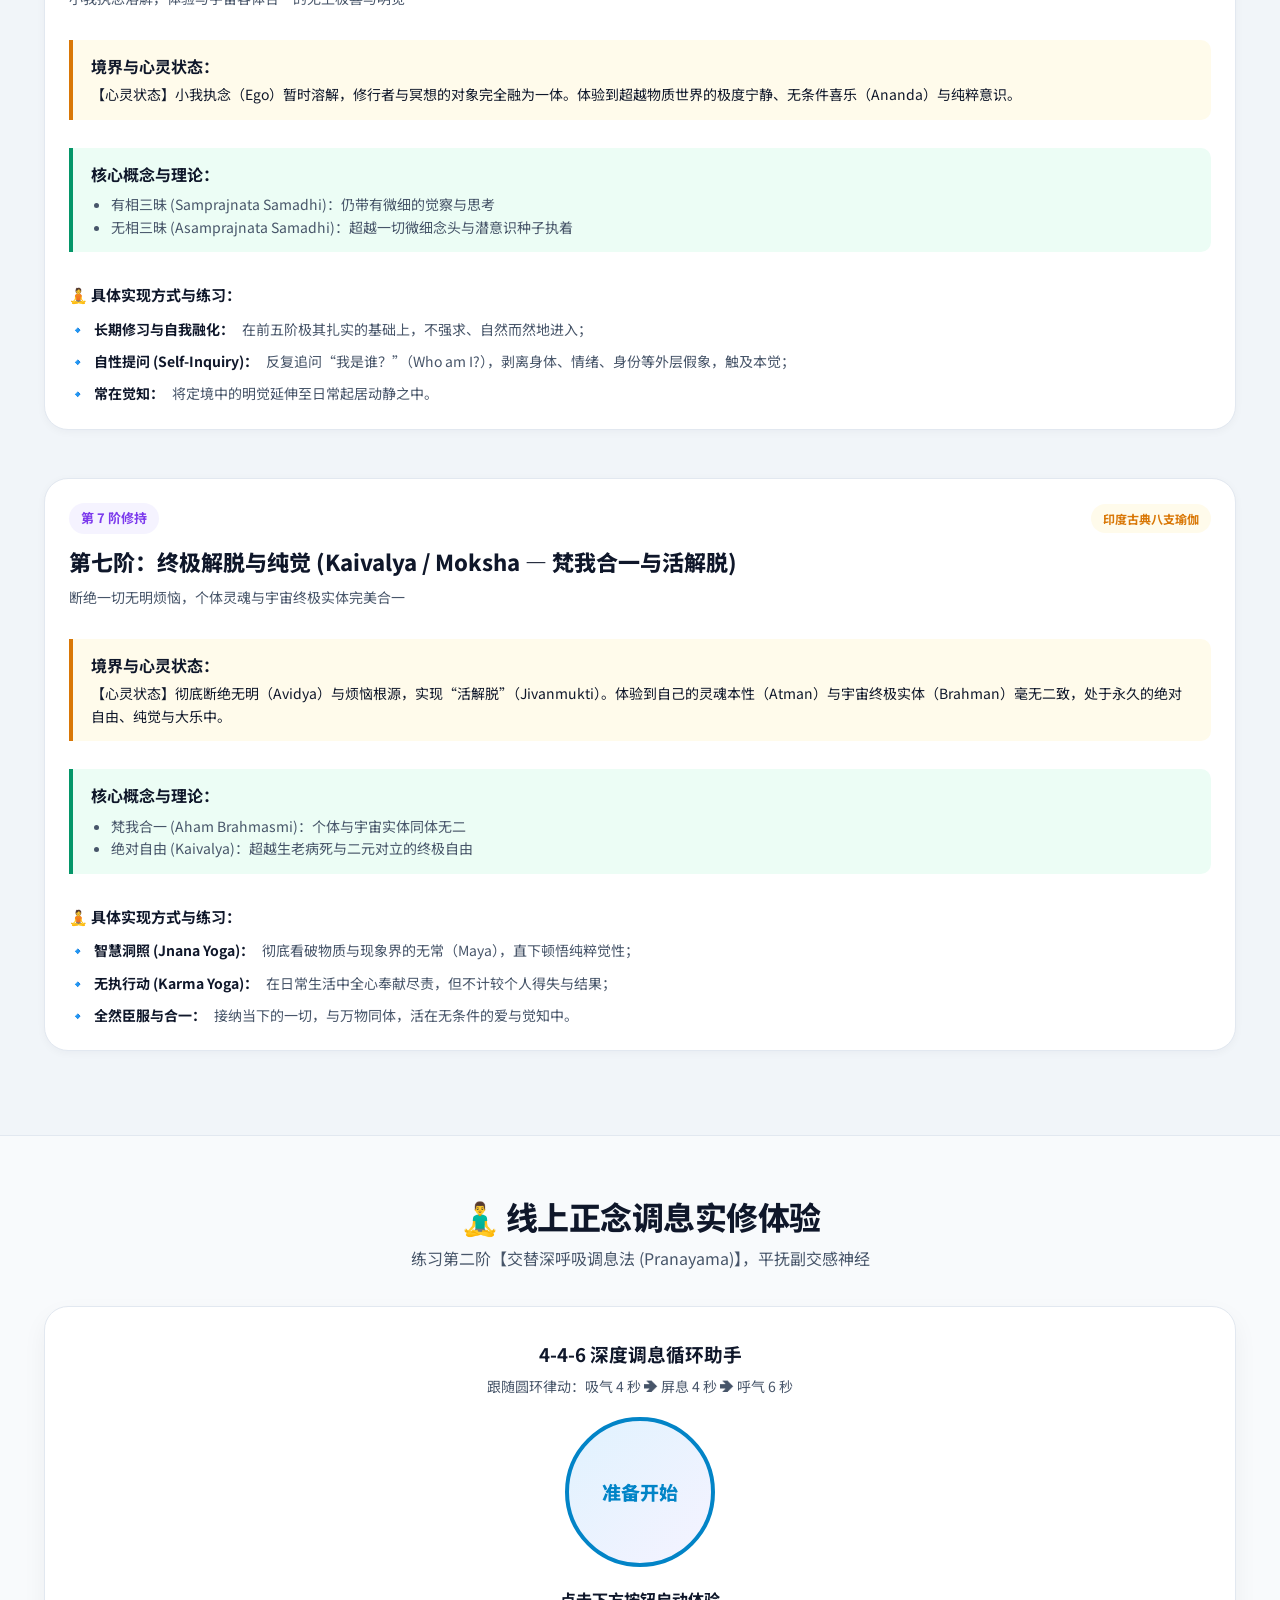
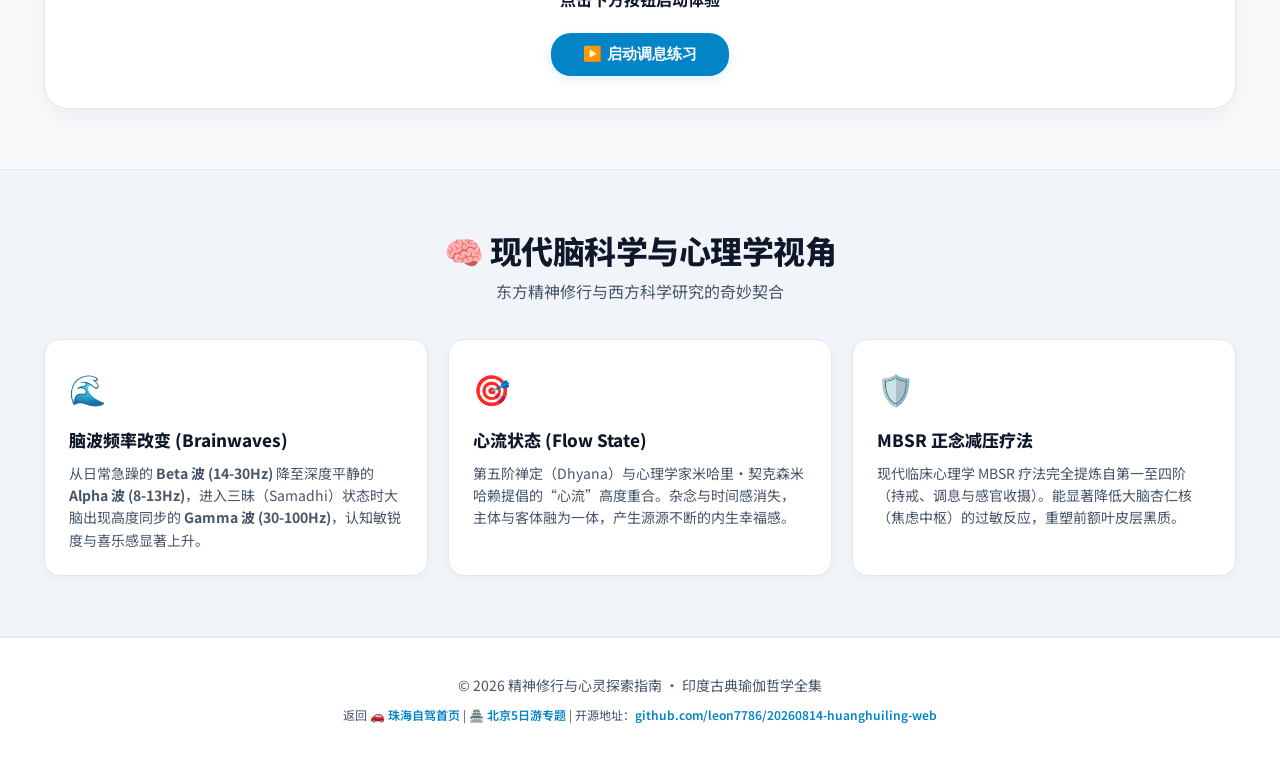
<file: spiritual-practice.html>
<!DOCTYPE html>
<html lang="zh-CN">
<head>
  <meta charset="UTF-8">
  <meta name="viewport" content="width=device-width, initial-scale=1.0">
  <title>精神修行与心灵探索 · 印度古典哲学七层境界与实践指南</title>
  <meta name="description" content="基于印度古典八支瑜伽（Ashtanga Yoga）与吠檀多哲学（Vedanta）的精神修行指南：由浅入深系统剖析七层境界、能到达的心灵状态与具体实现练习方式。">
  <meta name="keywords" content="精神修行, 瑜伽八支, 冥想实修, 三昧, 调息法, 正念内观, 吠檀多不二论, 梵我合一">
  
  <!-- Fonts -->
  <link rel="preconnect" href="https://fonts.googleapis.com">
  <link rel="preconnect" href="https://fonts.gstatic.com" crossorigin>
  <link href="https://fonts.googleapis.com/css2?family=Noto+Sans+SC:wght@300;400;500;700;900&family=Plus+Jakarta+Sans:wght@400;600;700;800&display=swap" rel="stylesheet">
  
  <!-- Styles -->
  <link rel="stylesheet" href="css/style.css">
</head>
<body>

  <!-- Top Announcement Bar -->
  <div class="top-announcement">
    <span>🧘 精神修行专题 · 基于印度八支瑜伽（Ashtanga Yoga）与吠檀多哲学由浅入深七层境界</span>
  </div>

  <!-- Header / Navigation -->
  <header class="navbar">
    <div class="container nav-content">
      <div class="logo">
        <span class="logo-icon">🧘‍♂️</span>
        <div class="logo-text">
          <span class="brand-title">精神修行与心灵探索</span>
          <span class="brand-subtitle">Spiritual Journey & Awakening</span>
        </div>
      </div>
      <nav class="nav-links">
        <a href="index.html" class="nav-link">🚗 珠海自驾</a>
        <a href="beijing-5days.html" class="nav-link">🏯 北京5日游</a>
        <a href="#ladder" class="nav-link active">七层境界梯阶</a>
        <a href="#practice" class="nav-link">实修调息</a>
        <a href="#science" class="nav-link">脑波与心理学</a>
      </nav>
      <a href="https://github.com/leon7786/20260814-huanghuiling-web" target="_blank" class="github-btn">
        <svg width="18" height="18" viewBox="0 0 24 24" fill="currentColor"><path d="M12 0C5.37 0 0 5.37 0 12c0 5.31 3.435 9.795 8.205 11.385.6.105.825-.255.825-.57 0-.285-.015-1.23-.015-2.235-3.015.555-3.795-.735-4.035-1.41-.135-.345-.72-1.41-1.23-1.695-.42-.225-1.02-.78-.015-.795.945-.015 1.62.87 1.845 1.23 1.08 1.815 2.805 1.305 3.495.99.105-.78.42-1.305.765-1.605-2.67-.3-5.46-1.335-5.46-5.925 0-1.305.465-2.385 1.23-3.225-.12-.3-.54-1.53.12-3.18 0 0 1.005-.315 3.3 1.23.96-.27 1.98-.405 3-.405s2.04.135 3 .405c2.295-1.56 3.3-1.23 3.3-1.23.66 1.65.24 2.88.12 3.18.765.84 1.23 1.905 1.23 3.225 0 4.605-2.805 5.625-5.475 5.925.435.375.81 1.095.81 2.22 0 1.605-.015 2.895-.015 3.3 0 .315.225.69.825.57A12.02 12.02 0 0024 12c0-6.63-5.37-12-12-12z"/></svg>
        GitHub 源码
      </a>
    </div>
  </header>

  <!-- Hero Section -->
  <section class="hero">
    <div class="hero-bg" style="background-image: url('images/hero.jpg');"></div>
    <div class="hero-overlay"></div>
    <div class="container hero-content">
      <div class="badge-pill spiritual-badge">☸️ 印度古典瑜伽哲学 · 意识升华实修指南</div>
      <h1 class="hero-title">精神修行的七层境界<br><span class="highlight-text">由浅入深的觉醒之路</span></h1>
      <p class="hero-desc">源自印度帕坦伽利《瑜伽经》八支瑜伽（Ashtanga Yoga）与吠檀多不二论（Advaita Vedanta）。系统剖析身心基石、调息内观、禅定三昧至终极梵我合一的达成方式。</p>
      
      <!-- Quick Stats Counter -->
      <div class="hero-stats">
        <div class="stat-card">
          <span class="stat-num" style="color: var(--accent-purple);">7</span>
          <span class="stat-label">层次境界</span>
        </div>
        <div class="stat-divider"></div>
        <div class="stat-card">
          <span class="stat-num" style="color: var(--primary);">8 支</span>
          <span class="stat-label">古典实修步骤</span>
        </div>
        <div class="stat-divider"></div>
        <div class="stat-card">
          <span class="stat-num" style="color: var(--accent-emerald);">100%</span>
          <span class="stat-label">境界与方法映射</span>
        </div>
      </div>
    </div>
  </section>

  <!-- Interactive 7 Stages Hierarchy Section -->
  <section id="ladder" class="section">
    <div class="container">
      <div class="section-header">
        <h2 class="section-title">☸️ 精神修行七层阶梯架构</h2>
        <p class="section-subtitle">点击各阶梯卡片，快速定位到该层境界的能到达状态与具体实现练习</p>
      </div>

      <!-- Interactive Ladder Navigation -->
      <div class="ladder-nav" id="ladderNav">
        <!-- Rendered dynamically via js/spiritual.js -->
      </div>
    </div>
  </section>

  <!-- Detailed Stages Cards Section -->
  <section class="section alt-bg">
    <div class="container">
      <div class="section-header">
        <h2 class="section-title">📖 七层境界与实现方式全解析</h2>
        <p class="section-subtitle">从身体习惯到意识觉醒，清晰拆解每一步的操作路径</p>
      </div>

      <div class="routes-grid" id="stagesContainer" style="grid-template-columns: 1fr;">
        <!-- Rendered dynamically via js/spiritual.js -->
      </div>
    </div>
  </section>

  <!-- Interactive Meditation & Pranayama Breath Section -->
  <section id="practice" class="section">
    <div class="container">
      <div class="section-header">
        <h2 class="section-title">🧘‍♂️ 线上正念调息实修体验</h2>
        <p class="section-subtitle">练习第二阶【交替深呼吸调息法 (Pranayama)】，平抚副交感神经</p>
      </div>

      <div class="timer-card">
        <h3>4-4-6 深度调息循环助手</h3>
        <p style="color: var(--text-muted); font-size: 14px; margin-top: 6px;">跟随圆环律动：吸气 4 秒 ➔ 屏息 4 秒 ➔ 呼气 6 秒</p>
        
        <div class="breath-circle" id="breathCircle">准备开始</div>
        <div id="breathStatus" style="font-size: 16px; font-weight: 700; color: var(--text-main); margin-bottom: 20px;">点击下方按钮启动体验</div>
        
        <button class="btn-primary" id="startBreathBtn" style="padding: 12px 32px; font-size: 15px;">▶️ 启动调息练习</button>
      </div>
    </div>
  </section>

  <!-- Neuroscience & Psychology Section -->
  <section id="science" class="section alt-bg">
    <div class="container">
      <div class="section-header">
        <h2 class="section-title">🧠 现代脑科学与心理学视角</h2>
        <p class="section-subtitle">东方精神修行与西方科学研究的奇妙契合</p>
      </div>

      <div class="guide-grid">
        <div class="guide-card">
          <div class="guide-icon">🌊</div>
          <h3>脑波频率改变 (Brainwaves)</h3>
          <p>从日常急躁的 <strong>Beta 波 (14-30Hz)</strong> 降至深度平静的 <strong>Alpha 波 (8-13Hz)</strong>，进入三昧（Samadhi）状态时大脑出现高度同步的 <strong>Gamma 波 (30-100Hz)</strong>，认知敏锐度与喜乐感显著上升。</p>
        </div>

        <div class="guide-card">
          <div class="guide-icon">🎯</div>
          <h3>心流状态 (Flow State)</h3>
          <p>第五阶禅定（Dhyana）与心理学家米哈里·契克森米哈赖提倡的“心流”高度重合。杂念与时间感消失，主体与客体融为一体，产生源源不断的内生幸福感。</p>
        </div>

        <div class="guide-card">
          <div class="guide-icon">🛡️</div>
          <h3>MBSR 正念减压疗法</h3>
          <p>现代临床心理学 MBSR 疗法完全提炼自第一至四阶（持戒、调息与感官收摄）。能显著降低大脑杏仁核（焦虑中枢）的过敏反应，重塑前额叶皮层黑质。</p>
        </div>
      </div>
    </div>
  </section>

  <!-- Footer -->
  <footer class="footer">
    <div class="container footer-content">
      <p>© 2026 精神修行与心灵探索指南 · 印度古典瑜伽哲学全集</p>
      <p class="footer-sub">返回 <a href="index.html">🚗 珠海自驾首页</a> | <a href="beijing-5days.html">🏯 北京5日游专题</a> | 开源地址：<a href="https://github.com/leon7786/20260814-huanghuiling-web" target="_blank">github.com/leon7786/20260814-huanghuiling-web</a></p>
    </div>
  </footer>

  <script src="js/spiritual.js"></script>
</body>
</html>
</file>
<file: css/style.css>
/* 🎨 珠海自驾游指南 & 北京专题 & 精神修行 - 浅色清新全响应式风格 (Universal Responsive Theme) */
:root {
  --bg-main: #f8fafc;
  --bg-card: #ffffff;
  --bg-card-hover: #ffffff;
  --bg-alt: #f1f5f9;
  --bg-accent: #e0f2fe;

  --text-main: #0f172a;
  --text-muted: #475569;
  --text-dim: #94a3b8;
  
  --primary: #0284c7;
  --primary-hover: #0369a1;
  --primary-light: #e0f2fe;
  --primary-glow: rgba(2, 132, 199, 0.12);

  --accent-emerald: #059669;
  --accent-emerald-bg: #ecfdf5;
  --accent-amber: #d97706;
  --accent-amber-bg: #fffbeb;
  --accent-purple: #7c3aed;
  --accent-purple-bg: #f5f3ff;
  --accent-rose: #e11d48;
  --accent-rose-bg: #fff1f2;

  --border-color: #e2e8f0;
  --border-active: #0284c7;
  
  --shadow-sm: 0 2px 8px rgba(15, 23, 42, 0.04);
  --shadow-md: 0 10px 25px rgba(15, 23, 42, 0.05);
  --shadow-lg: 0 20px 40px rgba(15, 23, 42, 0.08);

  --radius-sm: 10px;
  --radius-md: 16px;
  --radius-lg: 24px;
  
  --font-sans: 'Noto Sans SC', 'Plus Jakarta Sans', -apple-system, BlinkMacSystemFont, "Segoe UI", Roboto, "Helvetica Neue", Arial, sans-serif;
  --transition: all 0.25s cubic-bezier(0.4, 0, 0.2, 1);
}

/* Base Reset & Box Sizing */
*, *::before, *::after {
  box-sizing: border-box;
  margin: 0;
  padding: 0;
  -webkit-tap-highlight-color: transparent;
}

html {
  scroll-behavior: smooth;
  font-size: 16px;
  overflow-x: hidden;
  width: 100%;
}

body {
  background-color: var(--bg-main);
  color: var(--text-main);
  font-family: var(--font-sans);
  line-height: 1.6;
  -webkit-font-smoothing: antialiased;
  -moz-osx-font-smoothing: grayscale;
  overflow-x: hidden;
  width: 100%;
  position: relative;
}

/* Fluid Container */
.container {
  width: 100%;
  max-width: 1240px;
  margin: 0 auto;
  padding: 0 24px;
}

/* Top Announcement Bar */
.top-announcement {
  background: linear-gradient(90deg, #0d9488 0%, #0284c7 100%);
  color: #ffffff;
  text-align: center;
  font-size: 13px;
  font-weight: 600;
  padding: 10px 16px;
  letter-spacing: 0.3px;
  line-height: 1.4;
  word-break: break-word;
}

.top-announcement a {
  color: #ffffff;
  text-decoration: underline;
  font-weight: 700;
}

/* Header & Navbar */
.navbar {
  position: sticky;
  top: 0;
  z-index: 100;
  background: rgba(255, 255, 255, 0.92);
  backdrop-filter: blur(16px);
  -webkit-backdrop-filter: blur(16px);
  border-bottom: 1px solid var(--border-color);
  padding: 12px 0;
}

.nav-content {
  display: flex;
  align-items: center;
  justify-content: space-between;
  gap: 16px;
}

.logo {
  display: flex;
  align-items: center;
  gap: 10px;
  text-decoration: none;
  flex-shrink: 0;
}

.logo-icon {
  font-size: 26px;
  line-height: 1;
}

.logo-text {
  display: flex;
  flex-direction: column;
}

.brand-title {
  font-weight: 800;
  font-size: 18px;
  color: var(--text-main);
  letter-spacing: -0.3px;
  line-height: 1.2;
}

.brand-subtitle {
  font-size: 10px;
  color: var(--text-muted);
  text-transform: uppercase;
  letter-spacing: 0.8px;
  font-weight: 600;
}

.nav-links {
  display: flex;
  align-items: center;
  gap: 20px;
  list-style: none;
}

.nav-link {
  color: var(--text-muted);
  text-decoration: none;
  font-weight: 600;
  font-size: 14px;
  padding: 8px 12px;
  border-radius: 20px;
  transition: var(--transition);
  white-space: nowrap;
  display: inline-flex;
  align-items: center;
}

.nav-link:hover, .nav-link.active {
  color: var(--primary);
  background: var(--primary-light);
}

.github-btn {
  display: inline-flex;
  align-items: center;
  gap: 8px;
  background: #ffffff;
  border: 1px solid var(--border-color);
  color: var(--text-main);
  padding: 8px 16px;
  border-radius: 30px;
  font-size: 13px;
  font-weight: 700;
  text-decoration: none;
  box-shadow: var(--shadow-sm);
  transition: var(--transition);
  white-space: nowrap;
  flex-shrink: 0;
  min-height: 38px;
}

.github-btn:hover {
  background: var(--primary);
  color: #ffffff;
  border-color: var(--primary);
}

/* Hero Section */
.hero {
  position: relative;
  min-height: 480px;
  display: flex;
  align-items: center;
  justify-content: center;
  text-align: center;
  overflow: hidden;
  border-bottom: 1px solid var(--border-color);
  background: radial-gradient(circle at 50% 10%, #e0f2fe 0%, #f8fafc 70%);
  padding: 40px 0;
}

.hero-bg {
  position: absolute;
  top: 0;
  left: 0;
  width: 100%;
  height: 100%;
  background-size: cover;
  background-position: center;
  opacity: 0.18;
  filter: saturate(1.2);
}

.hero-overlay {
  position: absolute;
  top: 0;
  left: 0;
  width: 100%;
  height: 100%;
  background: linear-gradient(180deg, rgba(248, 250, 252, 0.4) 0%, #f8fafc 100%);
}

.hero-content {
  position: relative;
  z-index: 2;
  padding: 40px 16px;
  max-width: 960px;
}

.badge-pill {
  display: inline-block;
  padding: 6px 16px;
  background: #ffffff;
  border: 1px solid rgba(2, 132, 199, 0.25);
  border-radius: 30px;
  color: var(--primary);
  font-size: 13px;
  font-weight: 700;
  margin-bottom: 20px;
  box-shadow: var(--shadow-sm);
  max-width: 100%;
  word-break: break-word;
}

.hero-title {
  font-size: clamp(28px, 5.5vw, 48px);
  font-weight: 900;
  line-height: 1.25;
  letter-spacing: -0.8px;
  color: var(--text-main);
  margin-bottom: 16px;
  word-break: break-word;
}

.highlight-text {
  background: linear-gradient(135deg, #0284c7 0%, #0d9488 100%);
  -webkit-background-clip: text;
  -webkit-text-fill-color: transparent;
}

.hero-desc {
  font-size: clamp(15px, 2.2vw, 18px);
  color: var(--text-muted);
  max-width: 740px;
  margin: 0 auto 32px;
  font-weight: 400;
  line-height: 1.6;
}

.hero-stats {
  display: inline-flex;
  align-items: center;
  justify-content: center;
  gap: 32px;
  background: #ffffff;
  padding: 18px 36px;
  border-radius: var(--radius-lg);
  border: 1px solid var(--border-color);
  box-shadow: var(--shadow-md);
  flex-wrap: wrap;
}

.stat-card {
  display: flex;
  flex-direction: column;
  align-items: center;
  min-width: 80px;
}

.stat-num {
  font-size: clamp(22px, 3.5vw, 28px);
  font-weight: 900;
  color: var(--primary);
}

.stat-label {
  font-size: 12px;
  color: var(--text-muted);
  margin-top: 4px;
  font-weight: 600;
  white-space: nowrap;
}

.stat-divider {
  width: 1px;
  height: 36px;
  background: var(--border-color);
}

/* Section General */
.section {
  padding: 60px 0;
}

.alt-bg {
  background: var(--bg-alt);
  border-top: 1px solid var(--border-color);
  border-bottom: 1px solid var(--border-color);
}

.section-header {
  text-align: center;
  margin-bottom: 36px;
}

.section-title {
  font-size: clamp(24px, 4vw, 32px);
  font-weight: 800;
  letter-spacing: -0.5px;
  color: var(--text-main);
  line-height: 1.3;
}

.section-subtitle {
  color: var(--text-muted);
  font-size: clamp(14px, 2vw, 16px);
  margin-top: 8px;
  line-height: 1.5;
}

/* Controls & Search */
.control-panel {
  display: flex;
  flex-direction: column;
  gap: 16px;
  margin-bottom: 32px;
}

.search-box {
  position: relative;
  width: 100%;
}

.search-icon {
  position: absolute;
  left: 18px;
  top: 50%;
  transform: translateY(-50%);
  font-size: 18px;
  color: var(--text-muted);
  pointer-events: none;
}

.search-box input {
  width: 100%;
  background: #ffffff;
  border: 1px solid var(--border-color);
  border-radius: var(--radius-md);
  padding: 14px 18px 14px 48px;
  color: var(--text-main);
  font-size: 15px;
  outline: none;
  box-shadow: var(--shadow-sm);
  transition: var(--transition);
  min-height: 48px;
}

.search-box input:focus {
  border-color: var(--primary);
  box-shadow: 0 0 0 4px var(--primary-glow);
}

.filter-bar {
  display: flex;
  flex-direction: column;
  gap: 16px;
  background: #ffffff;
  padding: 16px 20px;
  border-radius: var(--radius-md);
  border: 1px solid var(--border-color);
  box-shadow: var(--shadow-sm);
}

.filter-group {
  display: flex;
  align-items: center;
  gap: 8px;
  flex-wrap: wrap;
}

.filter-label {
  font-size: 13px;
  color: var(--text-muted);
  font-weight: 700;
  white-space: nowrap;
  margin-right: 4px;
}

.filter-btn, .bj-filter-btn {
  background: #f1f5f9;
  border: 1px solid transparent;
  color: var(--text-muted);
  padding: 8px 16px;
  border-radius: 20px;
  font-size: 13px;
  font-weight: 600;
  cursor: pointer;
  transition: var(--transition);
  min-height: 38px;
  display: inline-flex;
  align-items: center;
  justify-content: center;
  touch-action: manipulation;
}

.filter-btn:hover, .bj-filter-btn:hover {
  background: #e2e8f0;
  color: var(--text-main);
}

.filter-btn.active, .bj-filter-btn.active {
  background: var(--primary);
  color: #ffffff;
  font-weight: 700;
  box-shadow: 0 4px 12px var(--primary-glow);
}

/* Routes Grid & Cards */
.routes-grid {
  display: grid;
  grid-template-columns: repeat(auto-fill, minmax(min(100%, 340px), 1fr));
  gap: 24px;
}

.route-card {
  background: #ffffff;
  border: 1px solid var(--border-color);
  border-radius: var(--radius-lg);
  padding: 24px;
  display: flex;
  flex-direction: column;
  justify-content: space-between;
  transition: var(--transition);
  cursor: pointer;
  position: relative;
  box-shadow: var(--shadow-sm);
  word-break: break-word;
}

.route-card:hover {
  transform: translateY(-4px);
  border-color: var(--primary);
  box-shadow: var(--shadow-lg), 0 0 20px var(--primary-glow);
}

.route-badge-row {
  display: flex;
  flex-wrap: wrap;
  gap: 8px;
  margin-bottom: 14px;
}

.tag-badge {
  padding: 5px 12px;
  border-radius: 20px;
  font-size: 12px;
  font-weight: 700;
  display: inline-flex;
  align-items: center;
}

.tag-badge.duration { background: var(--accent-emerald-bg); color: var(--accent-emerald); }
.tag-badge.theme { background: var(--accent-purple-bg); color: var(--accent-purple); }
.tag-badge.season { background: var(--accent-amber-bg); color: var(--accent-amber); }

.route-title {
  font-size: clamp(18px, 2.5vw, 21px);
  font-weight: 800;
  color: var(--text-main);
  margin-bottom: 10px;
  line-height: 1.4;
}

.route-meta-row {
  display: flex;
  flex-wrap: wrap;
  gap: 12px;
  font-size: 13px;
  color: var(--text-muted);
  margin-bottom: 14px;
  font-weight: 500;
}

.route-stops {
  font-size: 13px;
  color: var(--text-muted);
  background: #f8fafc;
  padding: 12px 14px;
  border-radius: var(--radius-sm);
  border: 1px dashed var(--border-color);
  margin-bottom: 18px;
  line-height: 1.6;
}

.route-stops strong {
  color: var(--text-main);
}

.route-card-footer {
  display: flex;
  align-items: center;
  justify-content: space-between;
  flex-wrap: wrap;
  gap: 12px;
  border-top: 1px solid var(--border-color);
  padding-top: 16px;
  margin-top: 6px;
}

.budget-estimate {
  font-size: 13px;
  color: var(--text-muted);
}

.budget-num {
  color: var(--accent-emerald);
  font-weight: 800;
  font-size: 17px;
}

.btn-detail {
  background: var(--primary-light);
  color: var(--primary);
  border: 1px solid rgba(2, 132, 199, 0.2);
  padding: 8px 16px;
  border-radius: 20px;
  font-size: 13px;
  font-weight: 700;
  transition: var(--transition);
  cursor: pointer;
  min-height: 38px;
  display: inline-flex;
  align-items: center;
}

.route-card:hover .btn-detail {
  background: var(--primary);
  color: #ffffff;
}

/* Modal Styling */
.modal-overlay {
  position: fixed;
  top: 0;
  left: 0;
  width: 100vw;
  height: 100vh;
  background: rgba(15, 23, 42, 0.6);
  backdrop-filter: blur(8px);
  -webkit-backdrop-filter: blur(8px);
  z-index: 200;
  display: flex;
  align-items: center;
  justify-content: center;
  padding: 16px;
  opacity: 0;
  visibility: hidden;
  transition: var(--transition);
}

.modal-overlay.active {
  opacity: 1;
  visibility: visible;
}

.modal-card {
  background: #ffffff;
  border: 1px solid var(--border-color);
  border-radius: var(--radius-lg);
  width: 100%;
  max-width: 860px;
  max-height: 90vh;
  display: flex;
  flex-direction: column;
  position: relative;
  box-shadow: 0 25px 60px rgba(15, 23, 42, 0.25);
  overflow: hidden;
}

.modal-close {
  position: absolute;
  top: 16px;
  right: 16px;
  background: #f1f5f9;
  border: none;
  color: var(--text-main);
  font-size: 22px;
  width: 40px;
  height: 40px;
  border-radius: 50%;
  cursor: pointer;
  z-index: 10;
  transition: var(--transition);
  display: flex;
  align-items: center;
  justify-content: center;
  touch-action: manipulation;
}

.modal-close:hover {
  background: var(--accent-rose);
  color: #ffffff;
}

.modal-header {
  padding: 24px 28px 16px;
  border-bottom: 1px solid var(--border-color);
  background: #fafafa;
}

.modal-title {
  font-size: clamp(20px, 3.5vw, 24px);
  font-weight: 800;
  color: var(--text-main);
  margin-bottom: 6px;
  padding-right: 36px;
  line-height: 1.3;
}

.modal-subtitle {
  color: var(--text-muted);
  font-size: 14px;
  line-height: 1.5;
}

.modal-body {
  padding: 24px 28px;
  overflow-y: auto;
  -webkit-overflow-scrolling: touch;
  flex: 1;
}

.modal-footer {
  padding: 14px 28px;
  border-top: 1px solid var(--border-color);
  background: #fafafa;
  display: flex;
  justify-content: flex-end;
  gap: 12px;
  flex-wrap: wrap;
}

.btn-primary {
  background: var(--primary);
  color: #ffffff;
  border: none;
  padding: 10px 22px;
  border-radius: 20px;
  font-weight: 700;
  cursor: pointer;
  box-shadow: 0 4px 12px var(--primary-glow);
  min-height: 42px;
  display: inline-flex;
  align-items: center;
  justify-content: center;
  transition: var(--transition);
}

.btn-primary:hover {
  background: var(--primary-hover);
}

.btn-secondary {
  background: #ffffff;
  color: var(--text-main);
  border: 1px solid var(--border-color);
  padding: 10px 22px;
  border-radius: 20px;
  font-weight: 600;
  cursor: pointer;
  min-height: 42px;
  display: inline-flex;
  align-items: center;
  justify-content: center;
  transition: var(--transition);
}

.btn-secondary:hover {
  background: #f1f5f9;
}

/* Timeline */
.timeline {
  display: flex;
  flex-direction: column;
  gap: 16px;
}

.timeline-item {
  display: flex;
  gap: 16px;
}

.timeline-day {
  background: var(--primary);
  color: #ffffff;
  font-weight: 900;
  font-size: 13px;
  padding: 6px 12px;
  border-radius: 20px;
  height: fit-content;
  white-space: nowrap;
  flex-shrink: 0;
}

.timeline-content {
  background: #f8fafc;
  border: 1px solid var(--border-color);
  padding: 16px 18px;
  border-radius: var(--radius-md);
  flex: 1;
}

.tl-title {
  font-size: 16px;
  font-weight: 800;
  color: var(--text-main);
  margin-bottom: 6px;
}

.tl-meta {
  font-size: 13px;
  color: var(--text-muted);
  margin-bottom: 8px;
  font-weight: 500;
}

.tl-desc {
  font-size: 14px;
  color: var(--text-muted);
  line-height: 1.6;
}

.tl-food {
  margin-top: 10px;
  font-size: 13px;
  font-weight: 600;
  color: var(--accent-amber);
  background: var(--accent-amber-bg);
  padding: 6px 12px;
  border-radius: 8px;
  display: inline-block;
}

/* Calculator Card */
.calculator-card {
  display: grid;
  grid-template-columns: 1.1fr 0.9fr;
  gap: 32px;
  background: #ffffff;
  border: 1px solid var(--border-color);
  border-radius: var(--radius-lg);
  padding: 32px;
  box-shadow: var(--shadow-md);
}

.form-group {
  display: flex;
  flex-direction: column;
  gap: 8px;
  margin-bottom: 18px;
}

.form-group label {
  font-size: 14px;
  font-weight: 700;
  color: var(--text-main);
}

.form-control {
  background: #f8fafc;
  border: 1px solid var(--border-color);
  color: var(--text-main);
  padding: 12px 16px;
  border-radius: var(--radius-sm);
  font-size: 16px; /* 16px prevents iOS Safari auto-zoom */
  outline: none;
  transition: var(--transition);
  width: 100%;
  min-height: 48px;
}

.form-control:focus {
  border-color: var(--primary);
  background: #ffffff;
  box-shadow: 0 0 0 4px var(--primary-glow);
}

.form-row {
  display: grid;
  grid-template-columns: 1fr 1fr;
  gap: 16px;
}

.calc-result {
  background: #f8fafc;
  border: 1px solid var(--border-color);
  border-radius: var(--radius-md);
  padding: 24px;
  display: flex;
  flex-direction: column;
  justify-content: space-between;
  gap: 16px;
}

.result-title {
  font-size: 18px;
  font-weight: 800;
  color: var(--text-main);
}

.total-amount {
  font-size: clamp(28px, 4vw, 38px);
  font-weight: 900;
  color: var(--primary);
  line-height: 1.2;
}

.result-per-person {
  font-size: 14px;
  color: var(--text-muted);
  padding-bottom: 14px;
  border-bottom: 1px solid var(--border-color);
}

/* Progress bar for breakdown */
.budget-bar-container {
  height: 10px;
  background: #e2e8f0;
  border-radius: 5px;
  display: flex;
  overflow: hidden;
  margin: 8px 0 16px;
}

.budget-bar-item { height: 100%; transition: var(--transition); }
.budget-bar-item.fuel { background: var(--primary); }
.budget-bar-item.tolls { background: var(--accent-purple); }
.budget-bar-item.hotel { background: var(--accent-emerald); }
.budget-bar-item.food { background: var(--accent-amber); }

.result-breakdown {
  display: flex;
  flex-direction: column;
  gap: 10px;
}

.bd-item {
  display: flex;
  align-items: center;
  justify-content: space-between;
  font-size: 14px;
  color: var(--text-muted);
}

.bd-item strong {
  color: var(--text-main);
}

.bd-item .dot {
  width: 8px;
  height: 8px;
  border-radius: 50%;
  display: inline-block;
  margin-right: 8px;
  flex-shrink: 0;
}

.dot.fuel { background: var(--primary); }
.dot.tolls { background: var(--accent-purple); }
.dot.hotel { background: var(--accent-emerald); }
.dot.food { background: var(--accent-amber); }

/* Checklist Grid */
.checklist-grid {
  display: grid;
  grid-template-columns: repeat(auto-fit, minmax(min(100%, 300px), 1fr));
  gap: 20px;
}

.checklist-card {
  background: #ffffff;
  border: 1px solid var(--border-color);
  border-radius: var(--radius-md);
  padding: 22px;
  box-shadow: var(--shadow-sm);
}

.cl-header {
  font-size: 16px;
  font-weight: 800;
  color: var(--text-main);
  margin-bottom: 14px;
  padding-bottom: 10px;
  border-bottom: 1px solid var(--border-color);
}

.cl-list {
  list-style: none;
  display: flex;
  flex-direction: column;
  gap: 12px;
}

.cl-list li {
  display: flex;
  align-items: flex-start;
  gap: 10px;
  font-size: 14px;
  color: var(--text-muted);
  line-height: 1.5;
}

.cl-list input[type="checkbox"] {
  width: 20px;
  height: 20px;
  accent-color: var(--primary);
  cursor: pointer;
  margin-top: 2px;
  flex-shrink: 0;
}

.cl-list label { cursor: pointer; }

/* Guide Section */
.guide-grid {
  display: grid;
  grid-template-columns: repeat(auto-fit, minmax(min(100%, 280px), 1fr));
  gap: 20px;
}

.guide-card {
  background: #ffffff;
  border: 1px solid var(--border-color);
  border-radius: var(--radius-md);
  padding: 24px;
  box-shadow: var(--shadow-sm);
}

.guide-icon {
  font-size: 30px;
  margin-bottom: 14px;
}

.guide-card h3 {
  font-size: 17px;
  font-weight: 800;
  color: var(--text-main);
  margin-bottom: 8px;
}

.guide-card p {
  font-size: 14px;
  color: var(--text-muted);
  line-height: 1.6;
}

/* Footer */
.footer {
  padding: 36px 0;
  border-top: 1px solid var(--border-color);
  text-align: center;
  color: var(--text-muted);
  font-size: 14px;
  background: #ffffff;
}

.footer a {
  color: var(--primary);
  text-decoration: none;
  font-weight: 600;
}

.footer-sub {
  margin-top: 8px;
  font-size: 12px;
}

/* Spiritual Specific Styles */
.spiritual-badge {
  background: var(--accent-purple-bg);
  color: var(--accent-purple);
  border: 1px solid rgba(124, 58, 237, 0.2);
}

.stage-number-badge {
  background: linear-gradient(135deg, #7c3aed 0%, #0284c7 100%);
  color: #ffffff;
  font-weight: 900;
  width: 40px;
  height: 40px;
  border-radius: 50%;
  display: flex;
  align-items: center;
  justify-content: center;
  font-size: 17px;
  box-shadow: 0 4px 12px rgba(124, 58, 237, 0.25);
  flex-shrink: 0;
}

.realm-box {
  background: var(--accent-amber-bg);
  border-left: 4px solid var(--accent-amber);
  padding: 14px 18px;
  border-radius: 0 var(--radius-sm) var(--radius-sm) 0;
  margin: 14px 0;
}

.practice-box {
  background: var(--accent-emerald-bg);
  border-left: 4px solid var(--accent-emerald);
  padding: 14px 18px;
  border-radius: 0 var(--radius-sm) var(--radius-sm) 0;
  margin: 14px 0;
}

.method-list {
  list-style: none;
  display: flex;
  flex-direction: column;
  gap: 10px;
  margin-top: 10px;
}

.method-list li {
  display: flex;
  gap: 8px;
  font-size: 14px;
  color: var(--text-muted);
  line-height: 1.6;
}

.method-list li strong {
  color: var(--text-main);
  white-space: nowrap;
}

.ladder-nav {
  display: flex;
  flex-direction: column-reverse;
  gap: 10px;
  margin-bottom: 36px;
}

.ladder-step {
  background: #ffffff;
  border: 1px solid var(--border-color);
  border-radius: var(--radius-md);
  padding: 14px 20px;
  display: flex;
  align-items: center;
  justify-content: space-between;
  cursor: pointer;
  transition: var(--transition);
  box-shadow: var(--shadow-sm);
  gap: 12px;
}

.ladder-step:hover, .ladder-step.active {
  border-color: var(--accent-purple);
  background: #faf5ff;
  transform: translateX(4px);
}

.ladder-title {
  font-weight: 800;
  font-size: 15px;
  color: var(--text-main);
}

.ladder-desc {
  font-size: 13px;
  color: var(--text-muted);
  margin-top: 2px;
}

/* Breath Timer Widget */
.timer-card {
  background: #ffffff;
  border: 1px solid var(--border-color);
  border-radius: var(--radius-lg);
  padding: 32px 20px;
  text-align: center;
  box-shadow: var(--shadow-md);
  margin-top: 24px;
}

.breath-circle {
  width: clamp(120px, 32vw, 150px);
  height: clamp(120px, 32vw, 150px);
  border-radius: 50%;
  background: linear-gradient(135deg, #e0f2fe 0%, #f5f3ff 100%);
  border: 4px solid var(--primary);
  margin: 20px auto;
  display: flex;
  align-items: center;
  justify-content: center;
  font-size: clamp(16px, 3vw, 19px);
  font-weight: 800;
  color: var(--primary);
  transition: all 4s ease-in-out;
  padding: 10px;
  word-break: break-word;
}

.breath-circle.inhale {
  transform: scale(1.2);
  border-color: var(--accent-purple);
  color: var(--accent-purple);
}

.breath-circle.exhale {
  transform: scale(0.95);
  border-color: var(--accent-emerald);
  color: var(--accent-emerald);
}

/* ==========================================================================
   📱 媒体查询 (Media Queries) - 适配 iPad、iPhone、Android 手机与 PC
   ========================================================================== */

/* 1. iPad / 平板设备 (横屏 & 竖屏，宽度 <= 1024px) */
@media (max-width: 1024px) {
  .container {
    padding: 0 20px;
  }

  .nav-links {
    gap: 12px;
  }

  .nav-link {
    font-size: 13px;
    padding: 6px 10px;
  }

  .calculator-card {
    grid-template-columns: 1fr;
    gap: 24px;
  }

  .hero-stats {
    padding: 16px 28px;
    gap: 24px;
  }
}

/* 2. iPad 竖屏 / 大屏手机 (宽度 <= 768px) */
@media (max-width: 768px) {
  .section {
    padding: 48px 0;
  }

  .navbar {
    padding: 10px 0;
  }

  .nav-content {
    flex-wrap: wrap;
    justify-content: space-between;
  }

  .nav-links {
    order: 3;
    width: 100%;
    overflow-x: auto;
    -webkit-overflow-scrolling: touch;
    padding: 8px 0 2px;
    gap: 8px;
    justify-content: flex-start;
  }

  .nav-links::-webkit-scrollbar {
    display: none;
  }

  .nav-link {
    font-size: 13px;
    padding: 6px 14px;
    background: #f1f5f9;
    flex-shrink: 0;
  }

  .nav-link.active {
    background: var(--primary);
    color: #ffffff;
  }

  .hero {
    min-height: 400px;
    padding: 30px 0;
  }

  .hero-content {
    padding: 20px 12px;
  }

  .hero-stats {
    display: grid;
    grid-template-columns: repeat(3, 1fr);
    width: 100%;
    padding: 14px;
    gap: 8px;
  }

  .stat-divider {
    display: none;
  }

  .stat-card {
    min-width: unset;
  }

  .stat-num {
    font-size: 20px;
  }

  .stat-label {
    font-size: 11px;
  }

  .routes-grid {
    grid-template-columns: 1fr;
    gap: 18px;
  }

  .route-card {
    padding: 20px;
  }

  .form-row {
    grid-template-columns: 1fr;
    gap: 12px;
  }

  .calculator-card {
    padding: 20px;
  }

  .calc-result {
    padding: 18px;
  }

  .modal-overlay {
    padding: 10px;
  }

  .modal-card {
    max-height: 94vh;
    border-radius: var(--radius-md);
  }

  .modal-header {
    padding: 18px 20px 14px;
  }

  .modal-body {
    padding: 18px 20px;
  }

  .modal-footer {
    padding: 12px 20px;
    flex-direction: column-reverse;
  }

  .modal-footer button {
    width: 100%;
  }

  .timeline-item {
    flex-direction: column;
    gap: 8px;
  }

  .timeline-day {
    align-self: flex-start;
  }

  .ladder-step {
    padding: 12px 16px;
  }

  .ladder-step span:last-child {
    display: none; /* Hide arrow on small screen to give space for title */
  }
}

/* 3. iPhone / Android 手机 (宽度 <= 480px) */
@media (max-width: 480px) {
  .container {
    padding: 0 14px;
  }

  .top-announcement {
    font-size: 12px;
    padding: 8px 12px;
  }

  .brand-title {
    font-size: 16px;
  }

  .brand-subtitle {
    font-size: 9px;
  }

  .github-btn {
    padding: 6px 12px;
    font-size: 12px;
  }

  .hero-stats {
    grid-template-columns: 1fr;
    gap: 12px;
    padding: 16px;
  }

  .stat-card {
    flex-direction: row;
    justify-content: space-between;
    width: 100%;
    padding: 0 8px;
  }

  .stat-num {
    font-size: 18px;
  }

  .filter-bar {
    padding: 12px 14px;
  }

  .filter-group {
    width: 100%;
    gap: 6px;
  }

  .filter-label {
    width: 100%;
    margin-bottom: 4px;
  }

  .filter-btn, .bj-filter-btn {
    font-size: 12px;
    padding: 6px 12px;
    min-height: 36px;
  }

  .route-card {
    padding: 16px;
  }

  .route-title {
    font-size: 17px;
  }

  .total-amount {
    font-size: 26px;
  }

  .guide-grid, .checklist-grid {
    grid-template-columns: 1fr;
  }

  .timer-card {
    padding: 24px 14px;
  }
}

/* 4. 超小屏手机 (宽度 <= 360px，如 iPhone SE / 小型 Android) */
@media (max-width: 360px) {
  .brand-title {
    font-size: 14px;
  }

  .logo-icon {
    font-size: 22px;
  }

  .github-btn {
    display: none; /* Space saving on very narrow screen */
  }

  .hero-title {
    font-size: 24px;
  }

  .hero-desc {
    font-size: 14px;
  }

  .btn-detail {
    width: 100%;
    justify-content: center;
  }
}
</file>
